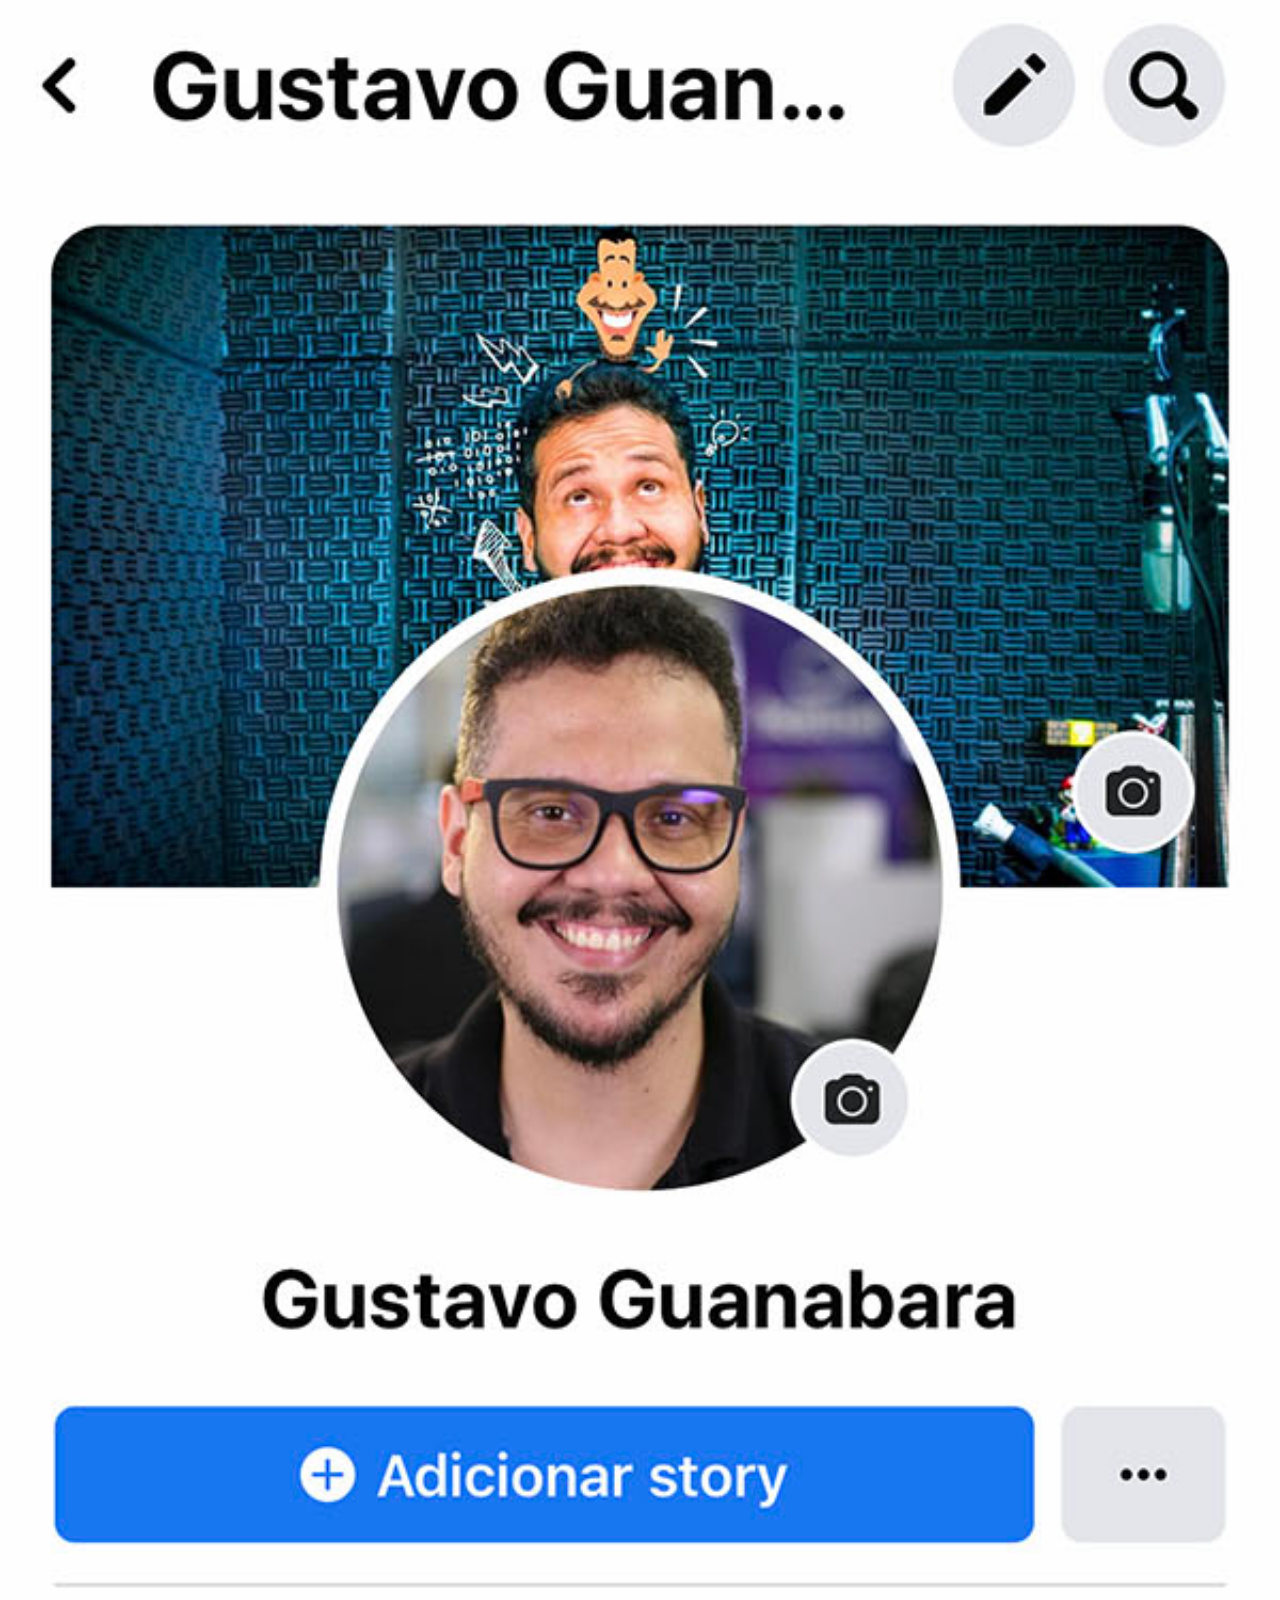
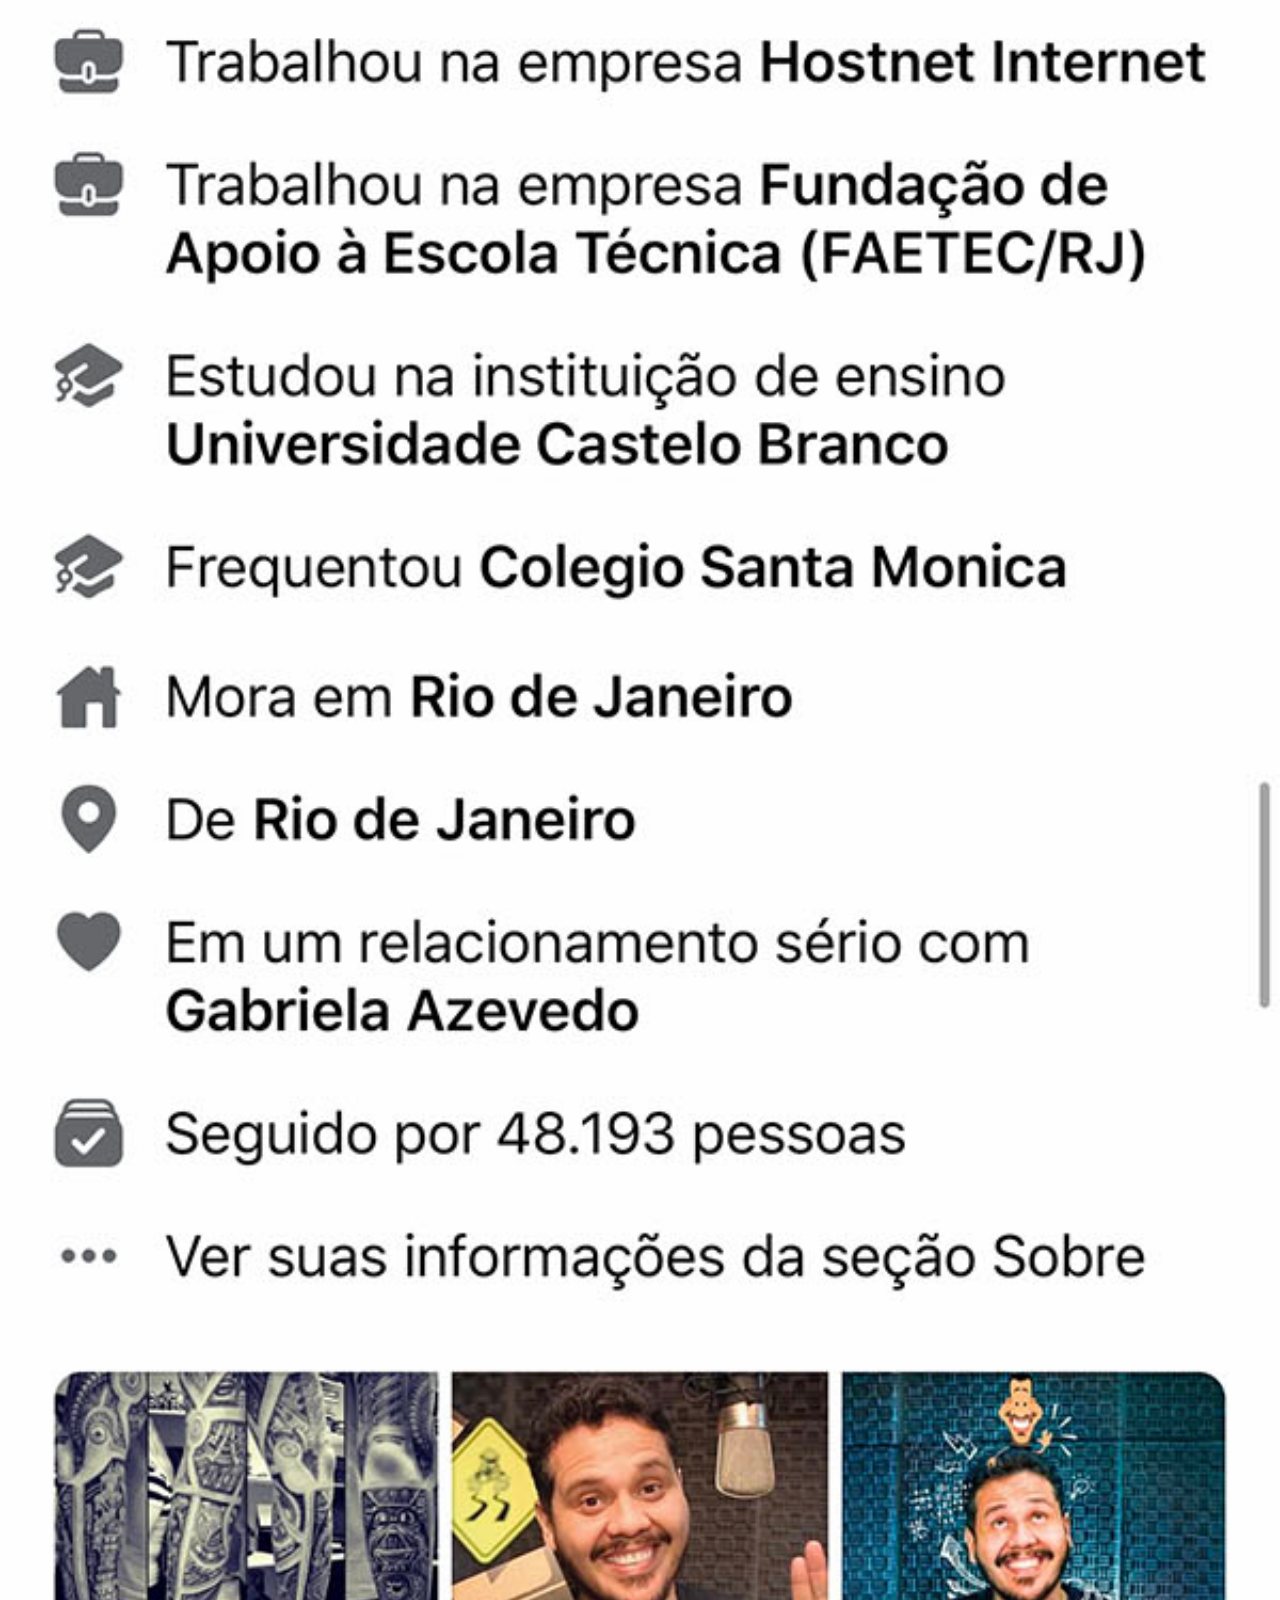
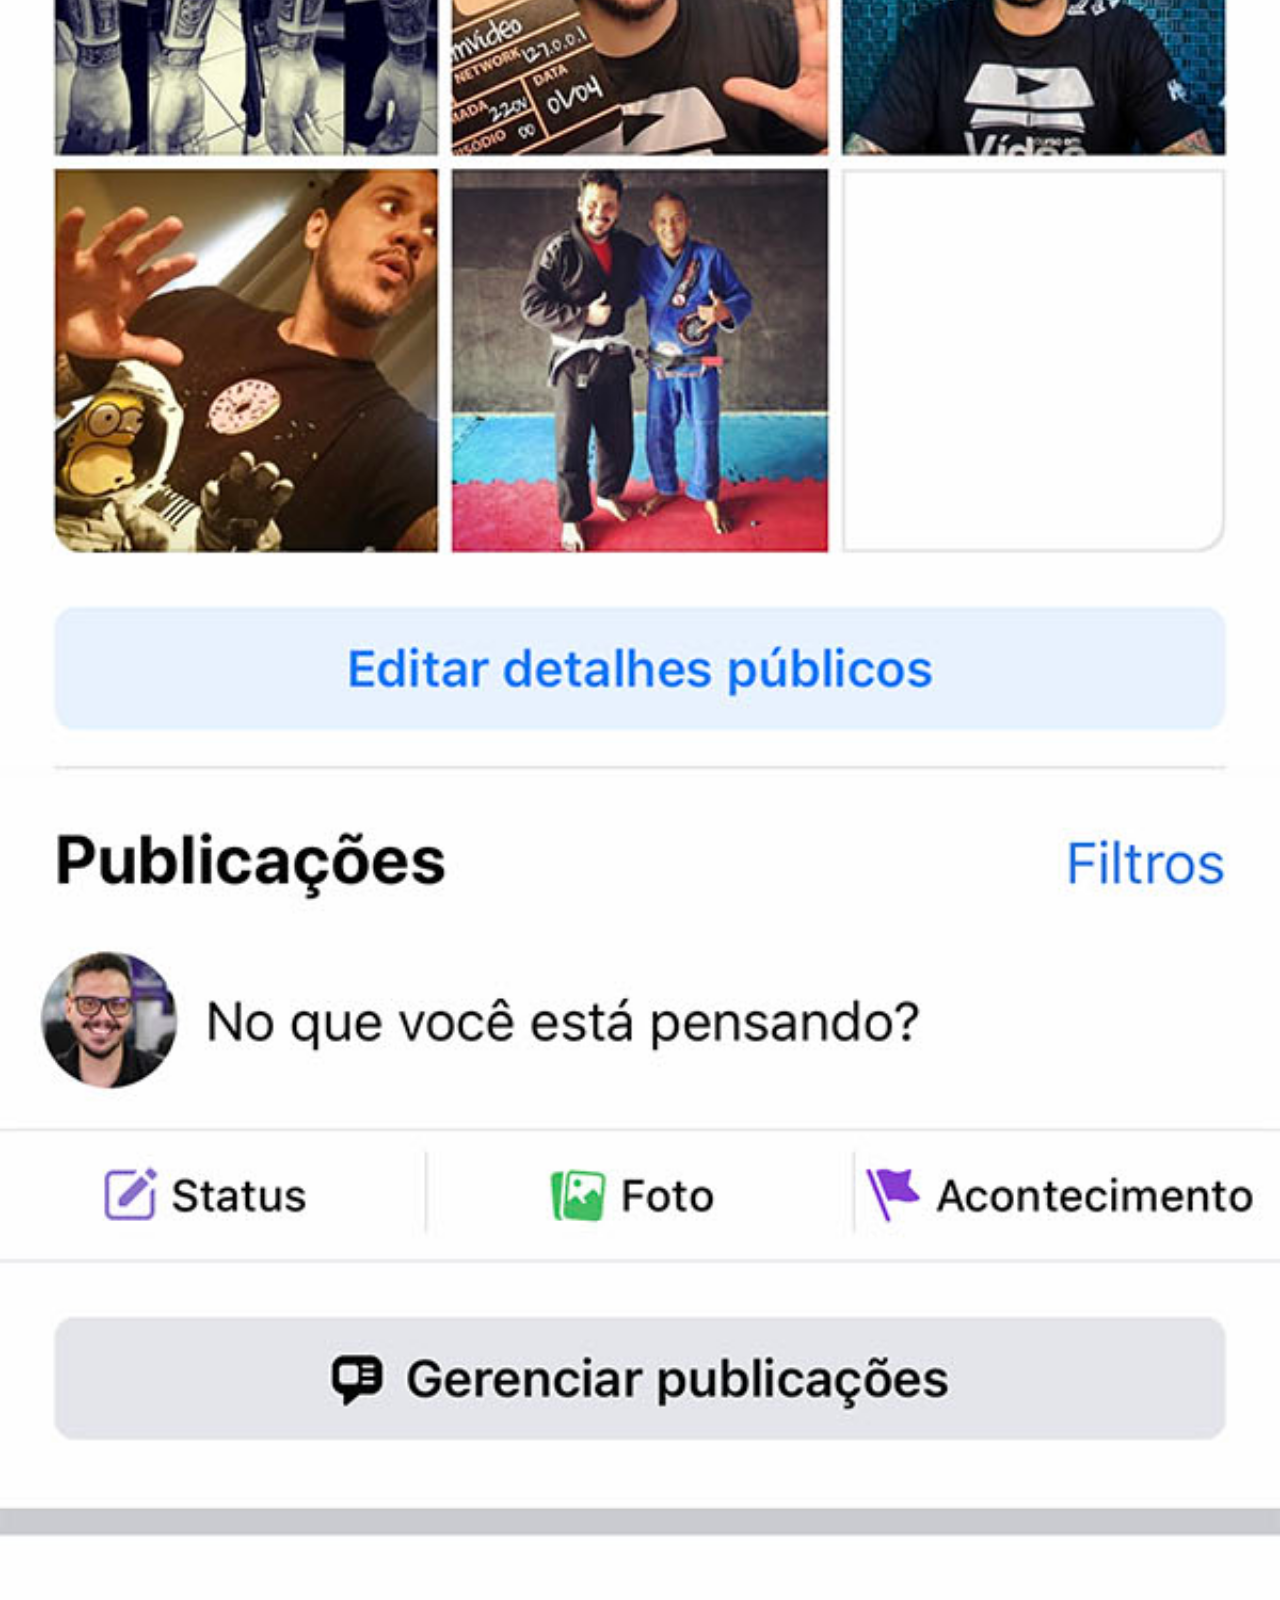
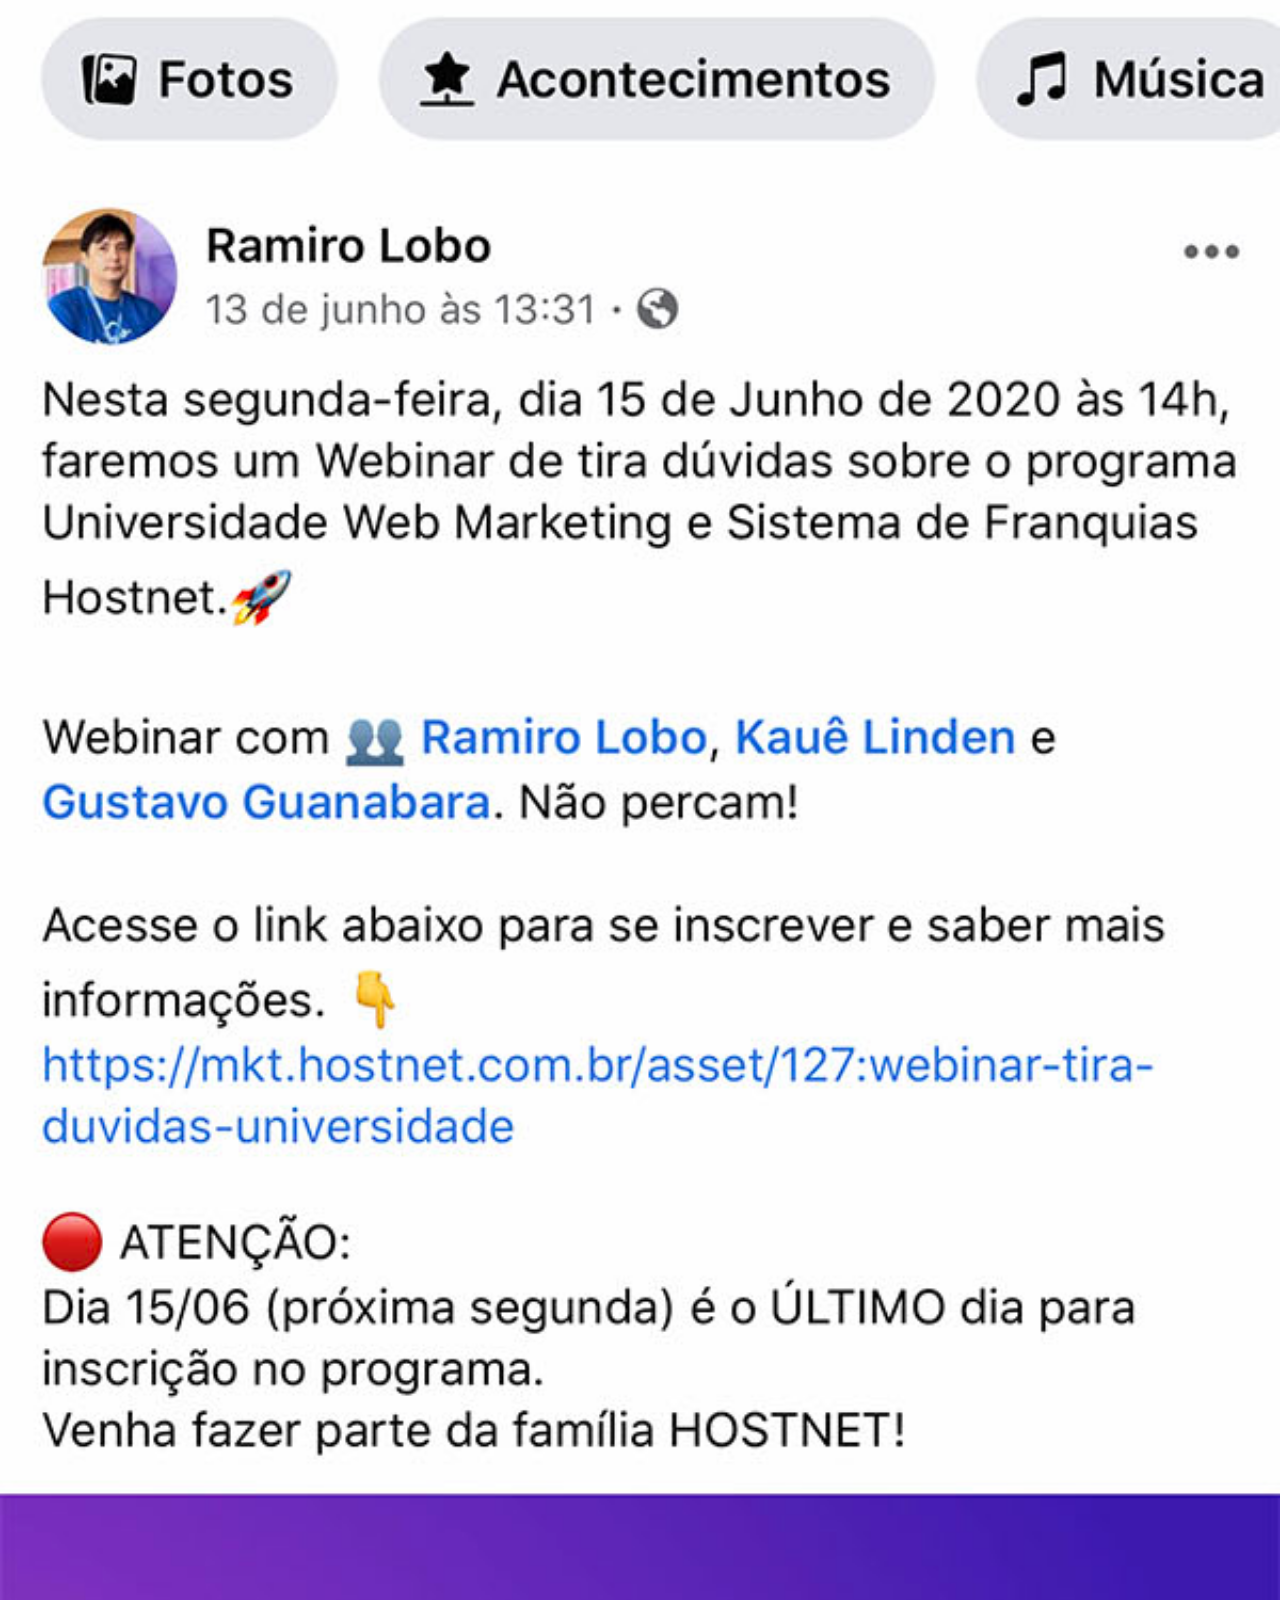
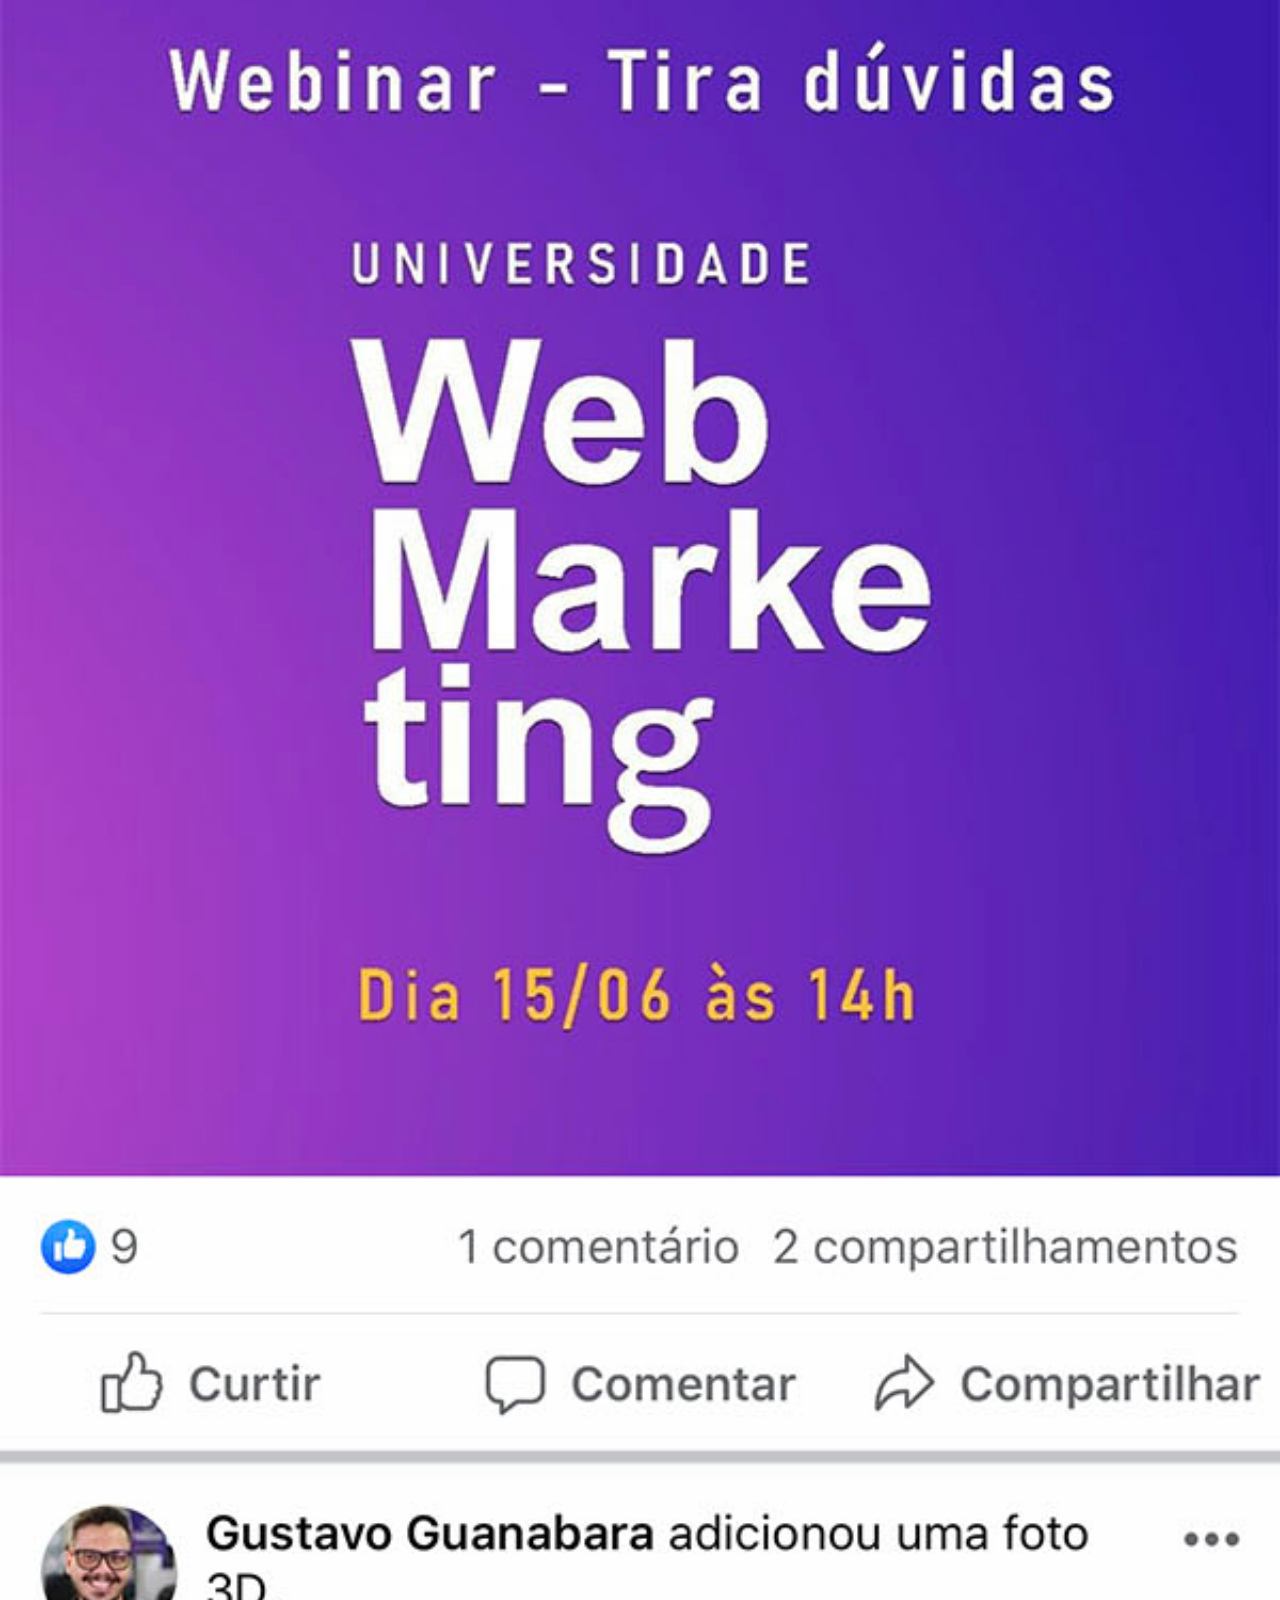
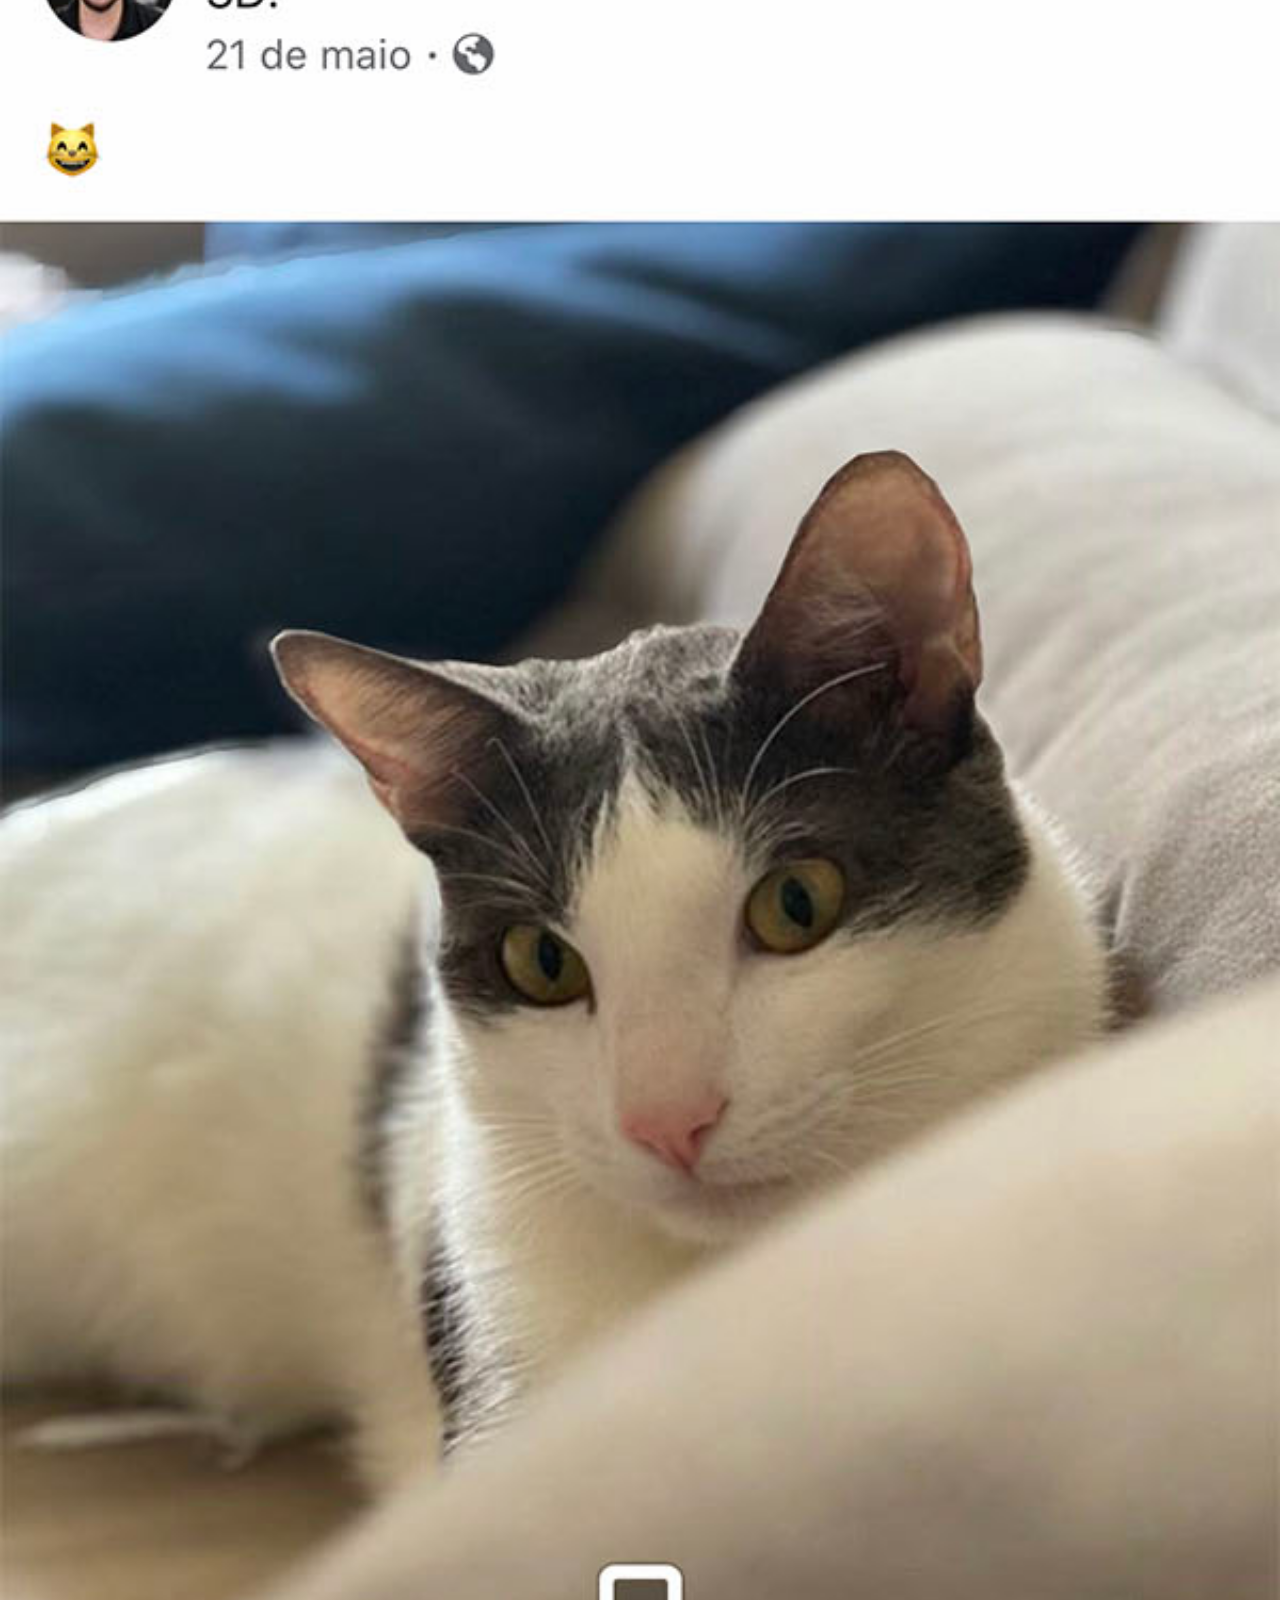
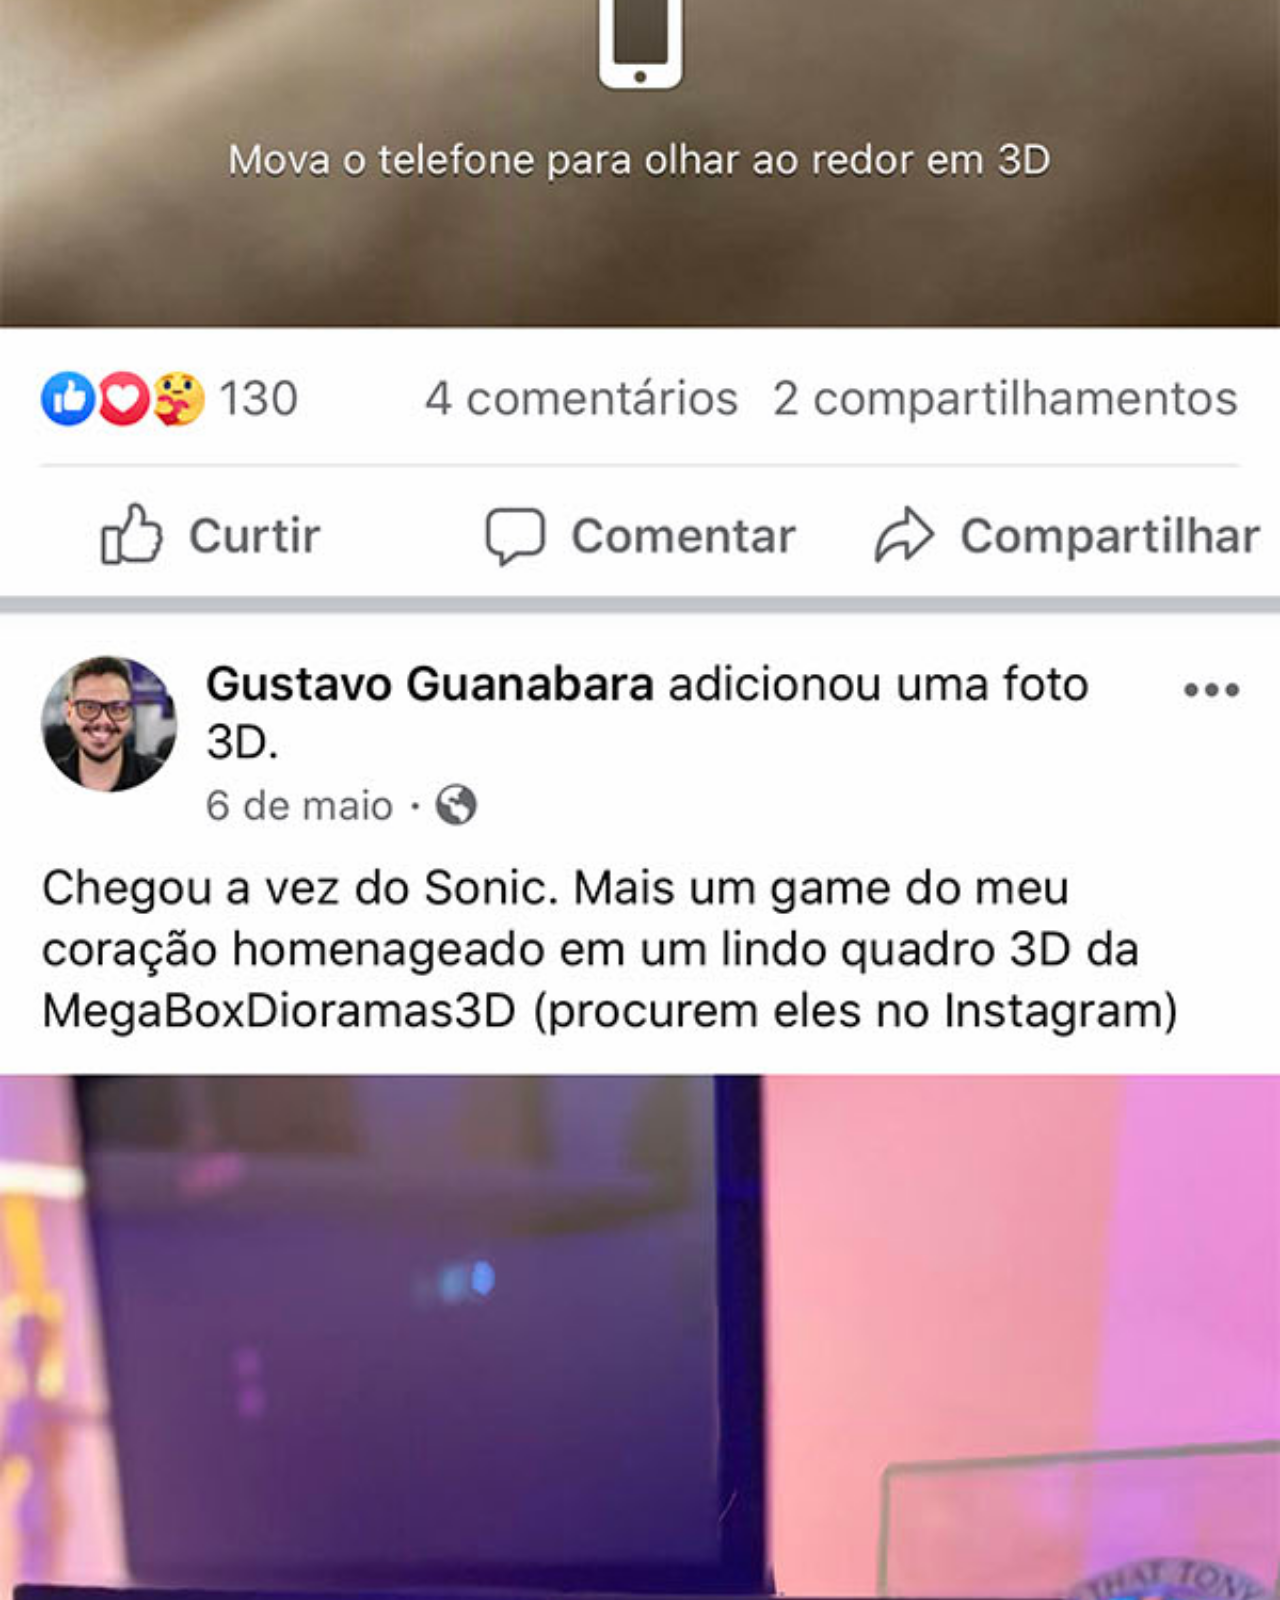
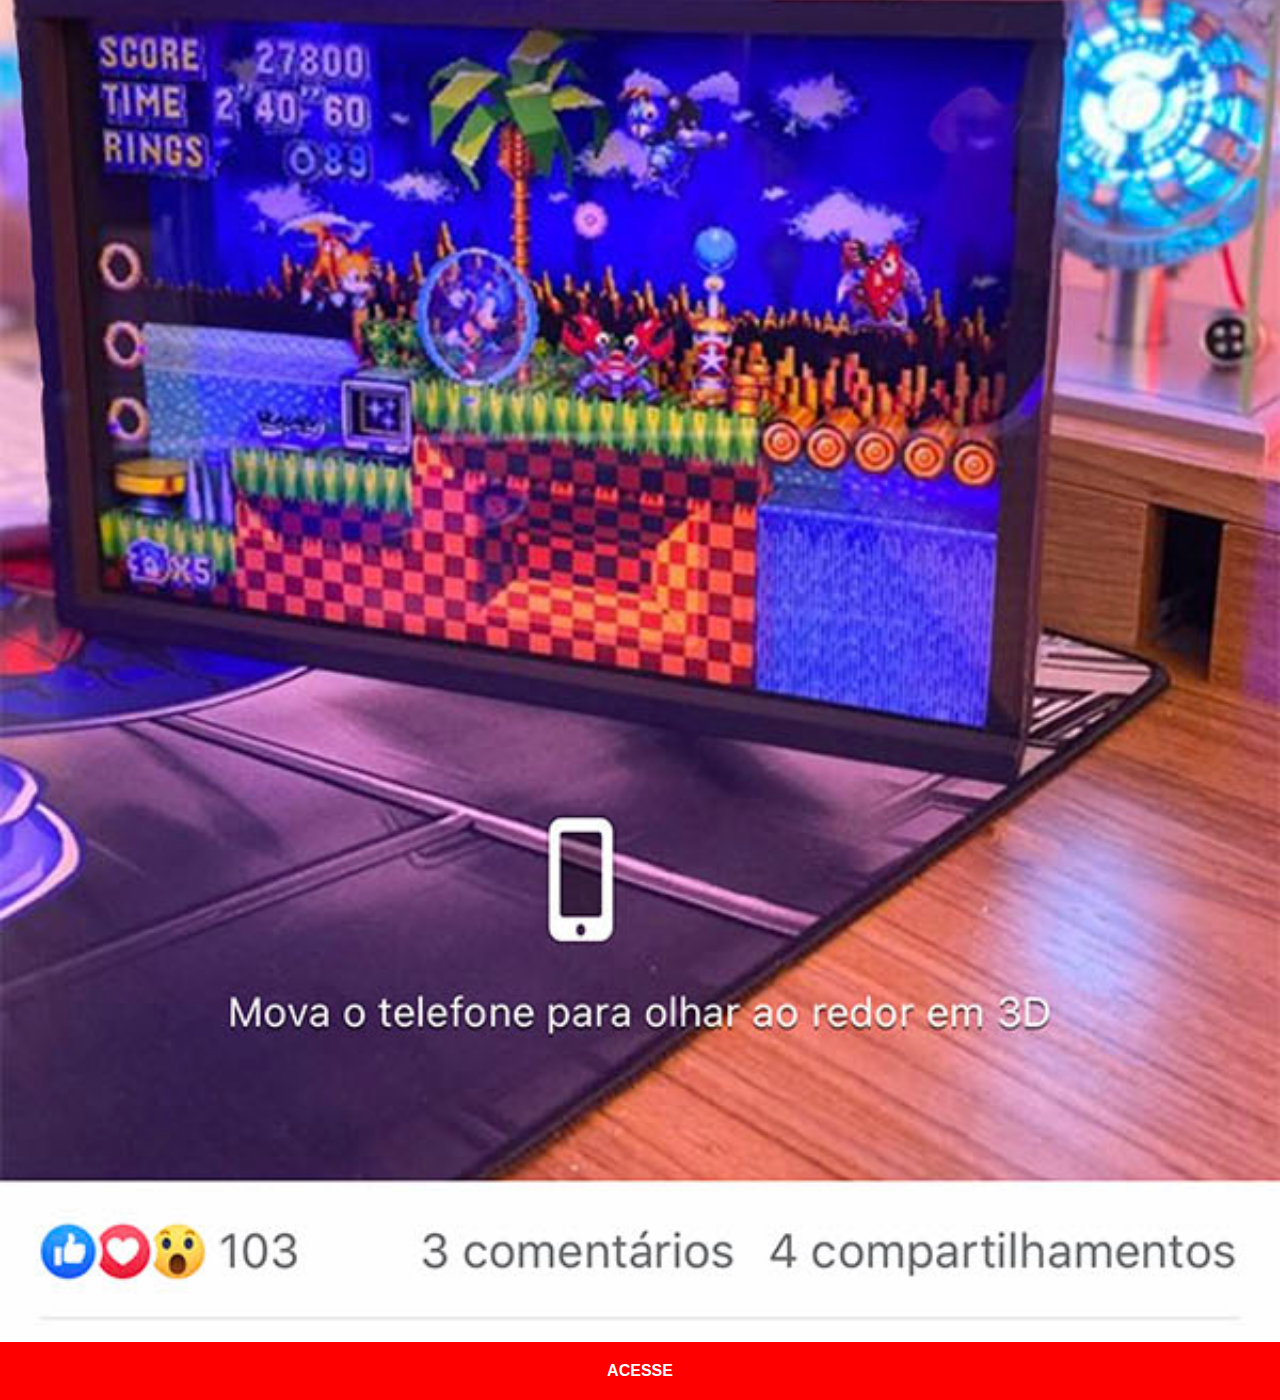
<file: facebook.html>
<!DOCTYPE html>
<html lang="pt-br">
<head>
    <meta charset="UTF-8">
    <meta name="viewport" content="width=device-width, initial-scale=1.0">
    <title>Youtube</title>
    <link rel="stylesheet" href="style/social.css">
</head>
<body>
    <img src="imagens/tela-facebook.jpg" alt="github">
    <a href="https://www.facebook.com/gustavoguanabara/?locale=pt_BR" target="_blank">ACESSE</a>
    
</body>
</html>
</file>
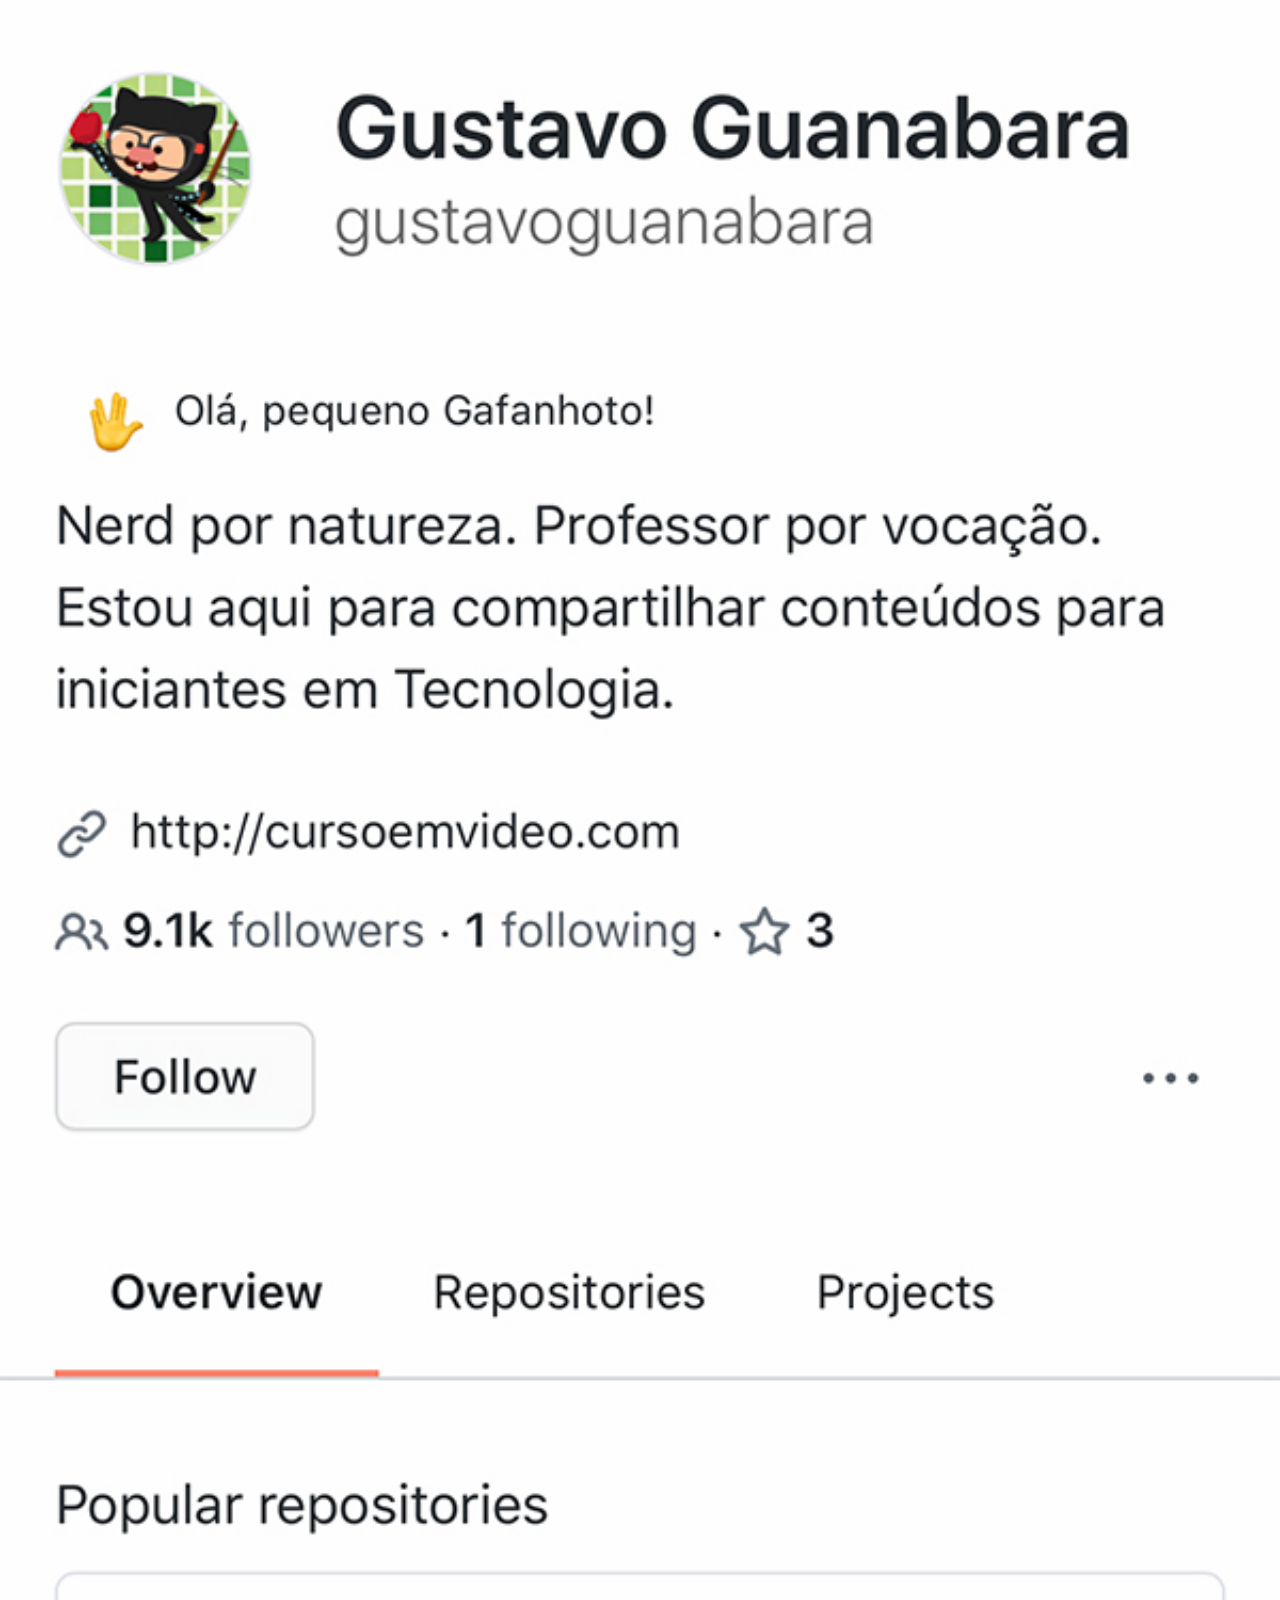
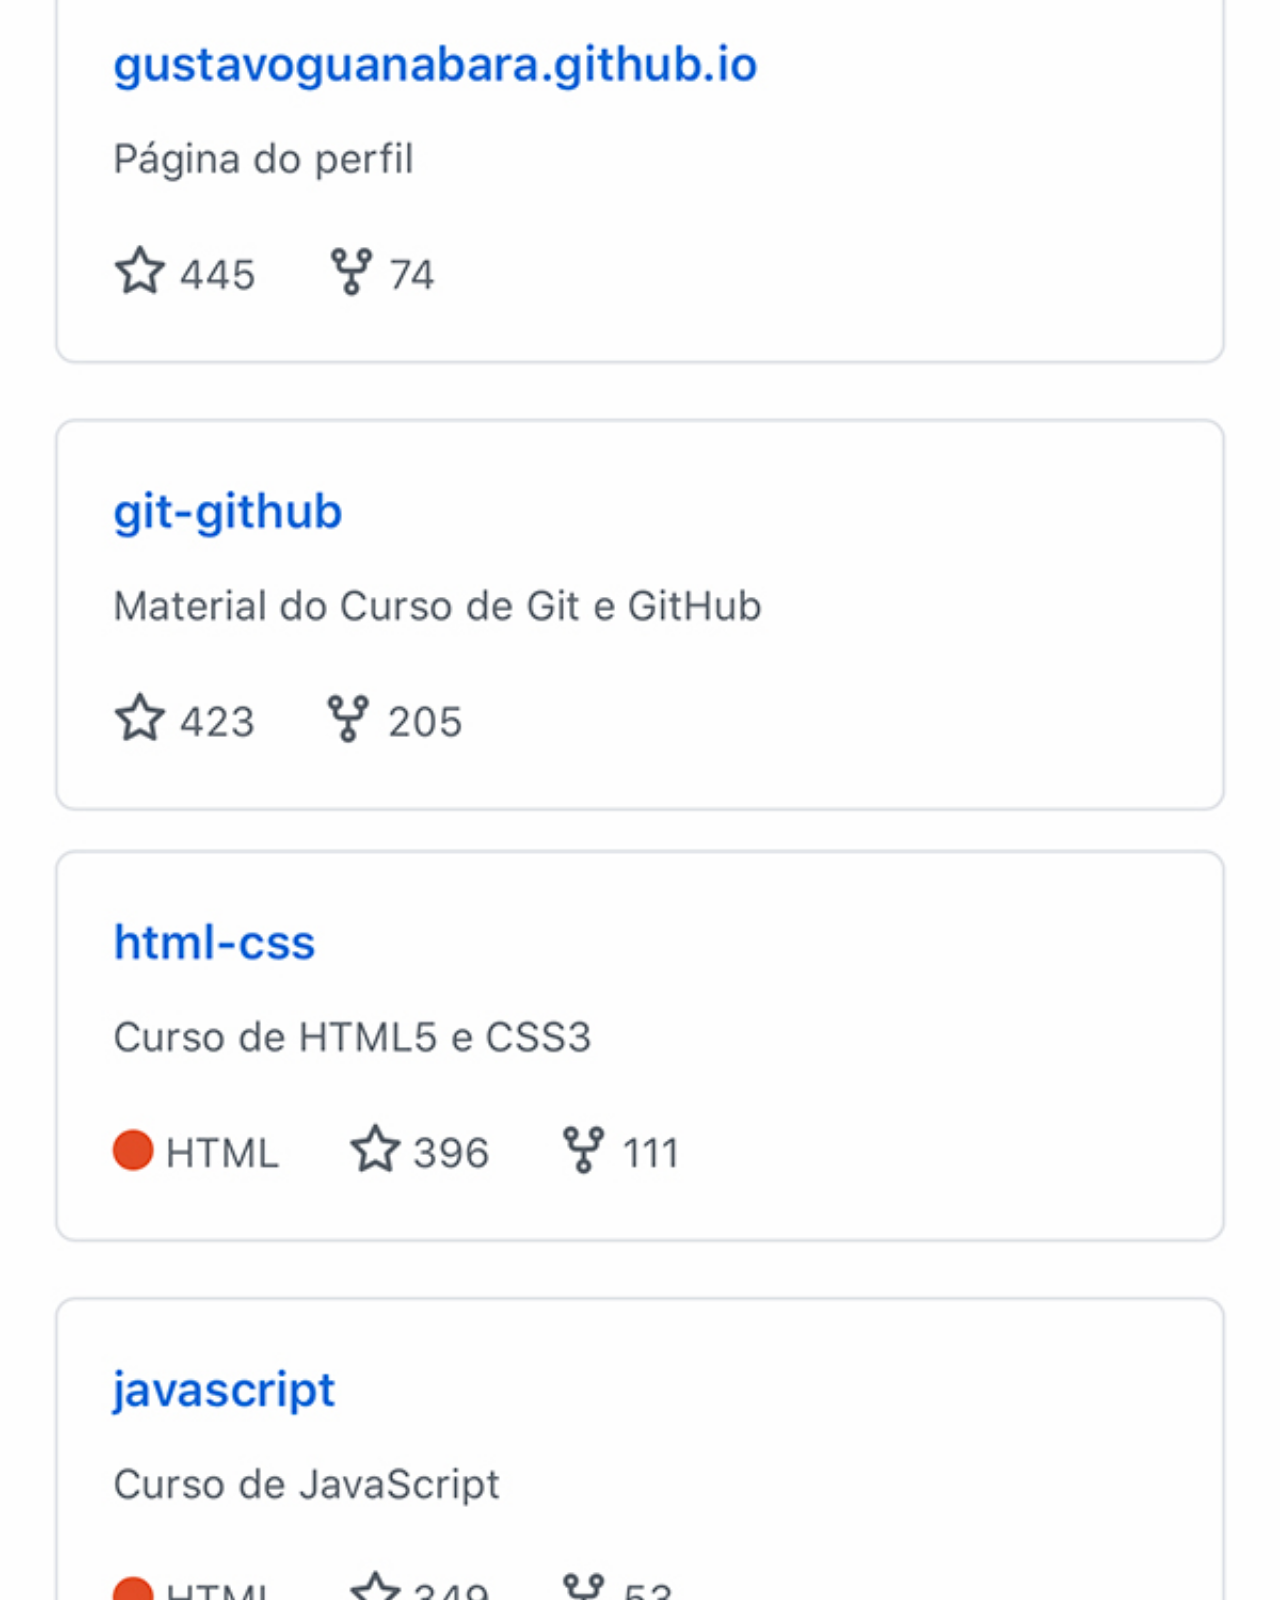
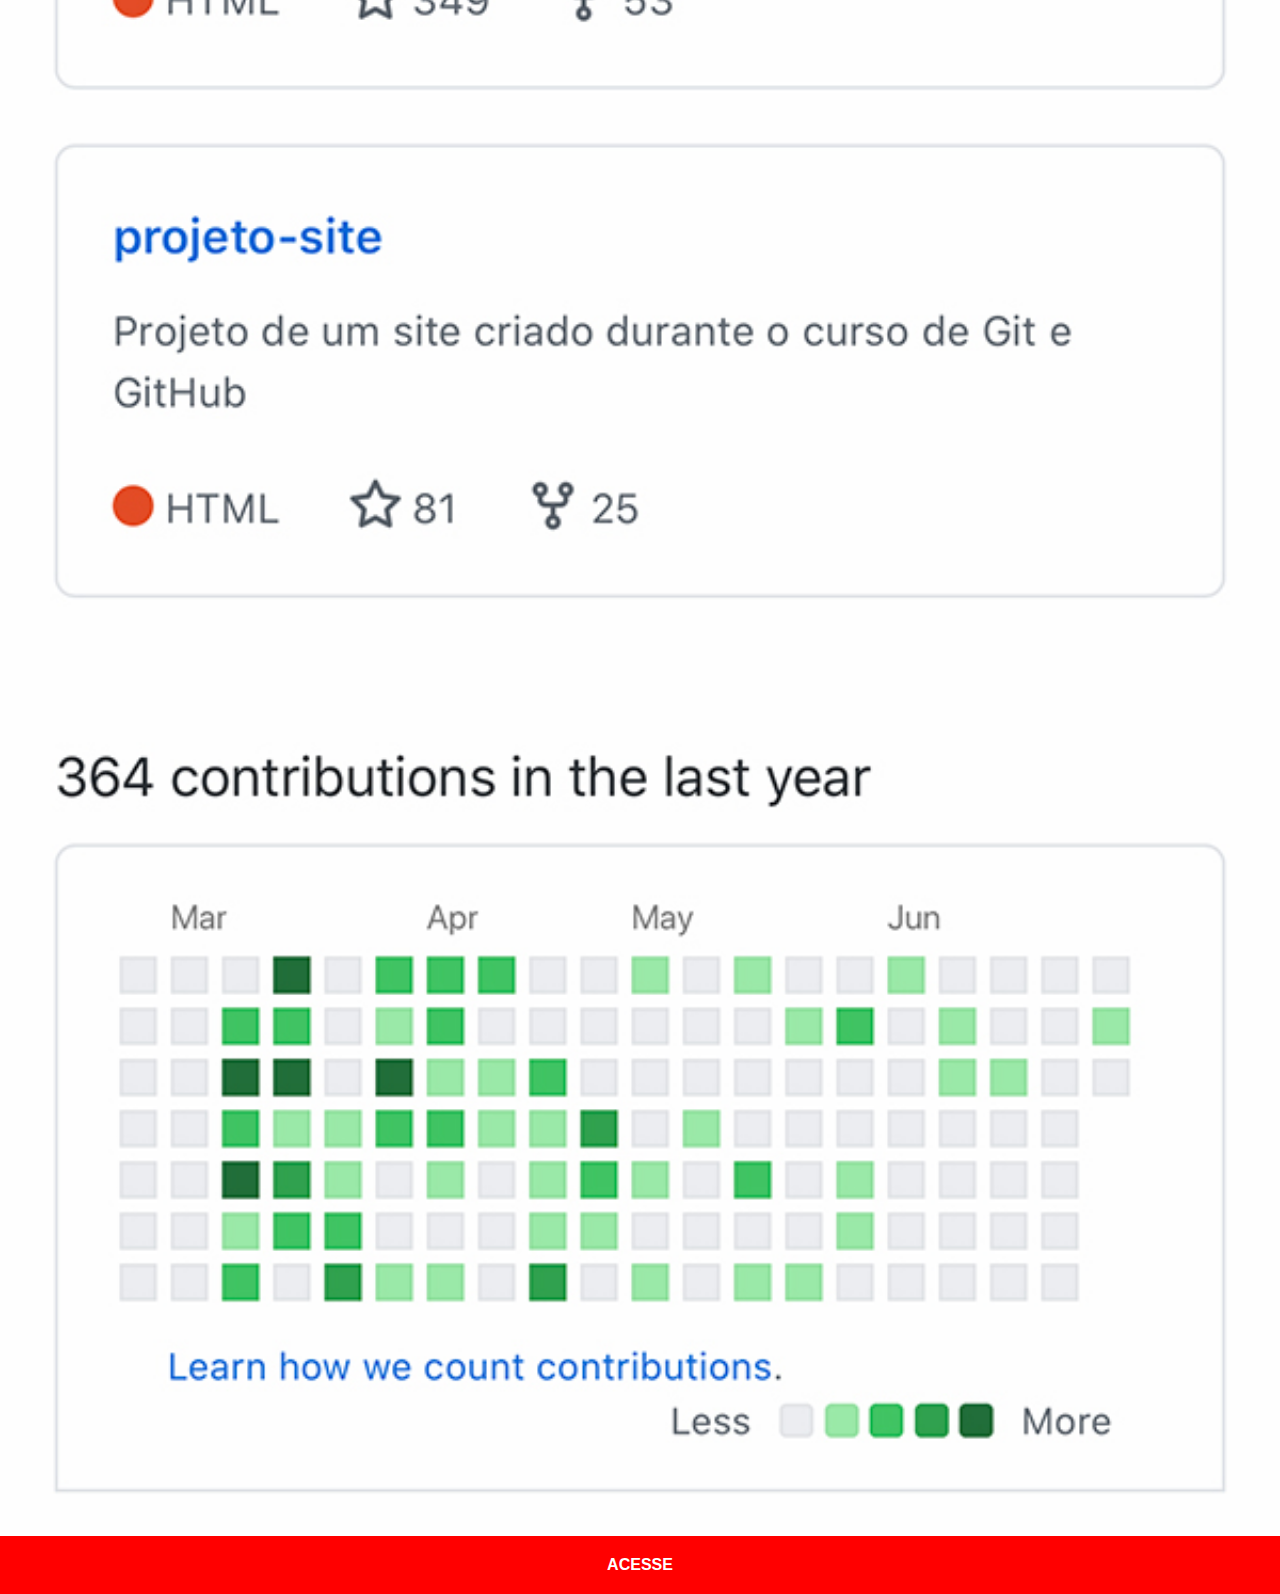
<file: github.html>
<!DOCTYPE html>
<html lang="pt-br">
<head>
    <meta charset="UTF-8">
    <meta name="viewport" content="width=device-width, initial-scale=1.0">
    <title>Youtube</title>
    <link rel="stylesheet" href="style/social.css">
<body>
    <img src="imagens/tela-github.jpg" alt="github">
    <a href="https://github.com/gustavoguanabara" target="_blank">ACESSE</a>
    
</body>
</html>
</file>
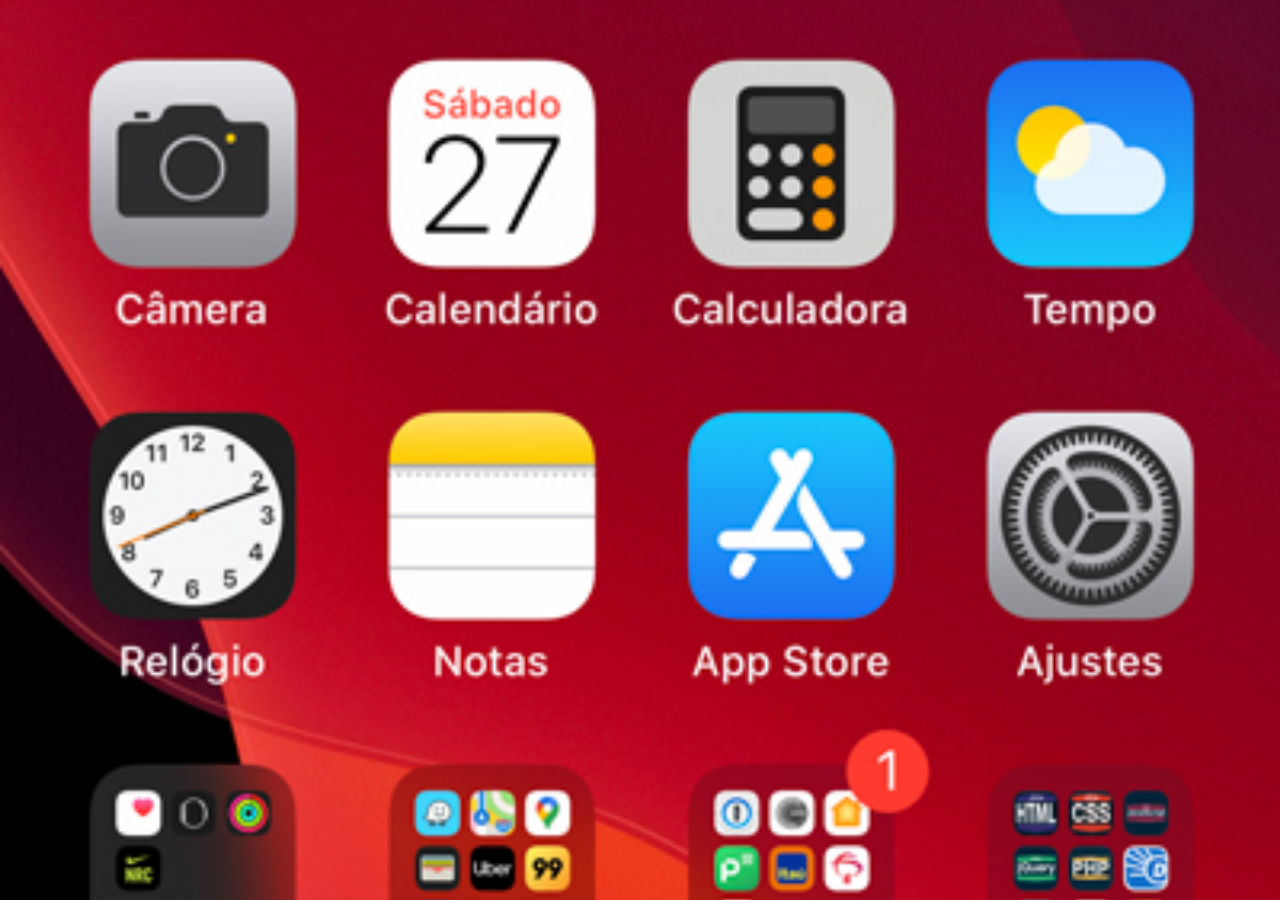
<file: home.html>
<!DOCTYPE html>
<html lang="pt-br">
<head>
    <meta charset="UTF-8">
    <meta name="viewport" content="width=device-width, initial-scale=1.0">
    <title>Home</title>
</head>
    <style>
        *{
            margin: 0px;
            padding: 0px;
        }

        body{
            width: 100vw;
            height: 100vh;
            background: black url(imagens/tela-home.jpg) no-repeat top center;
            background-size: cover;
        }
    </style>
<body>
    
</body>
</html>
</file>
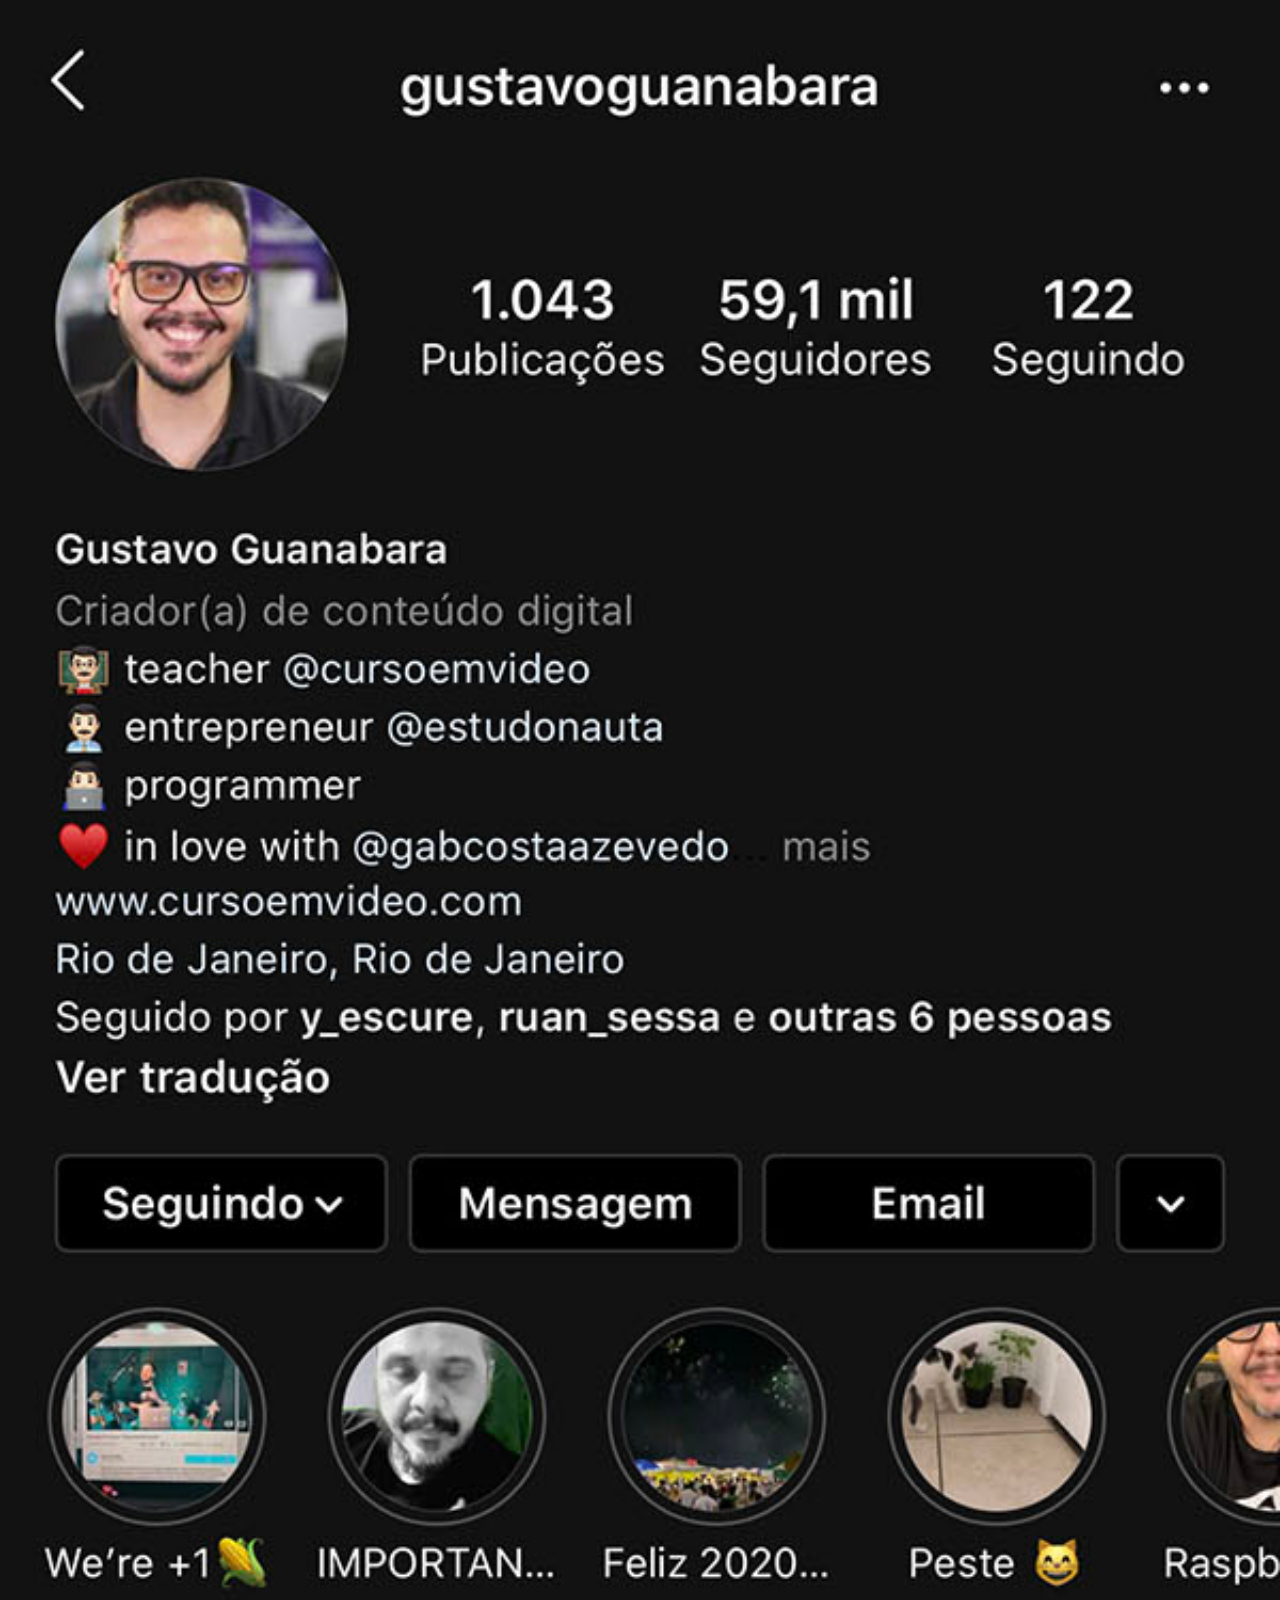
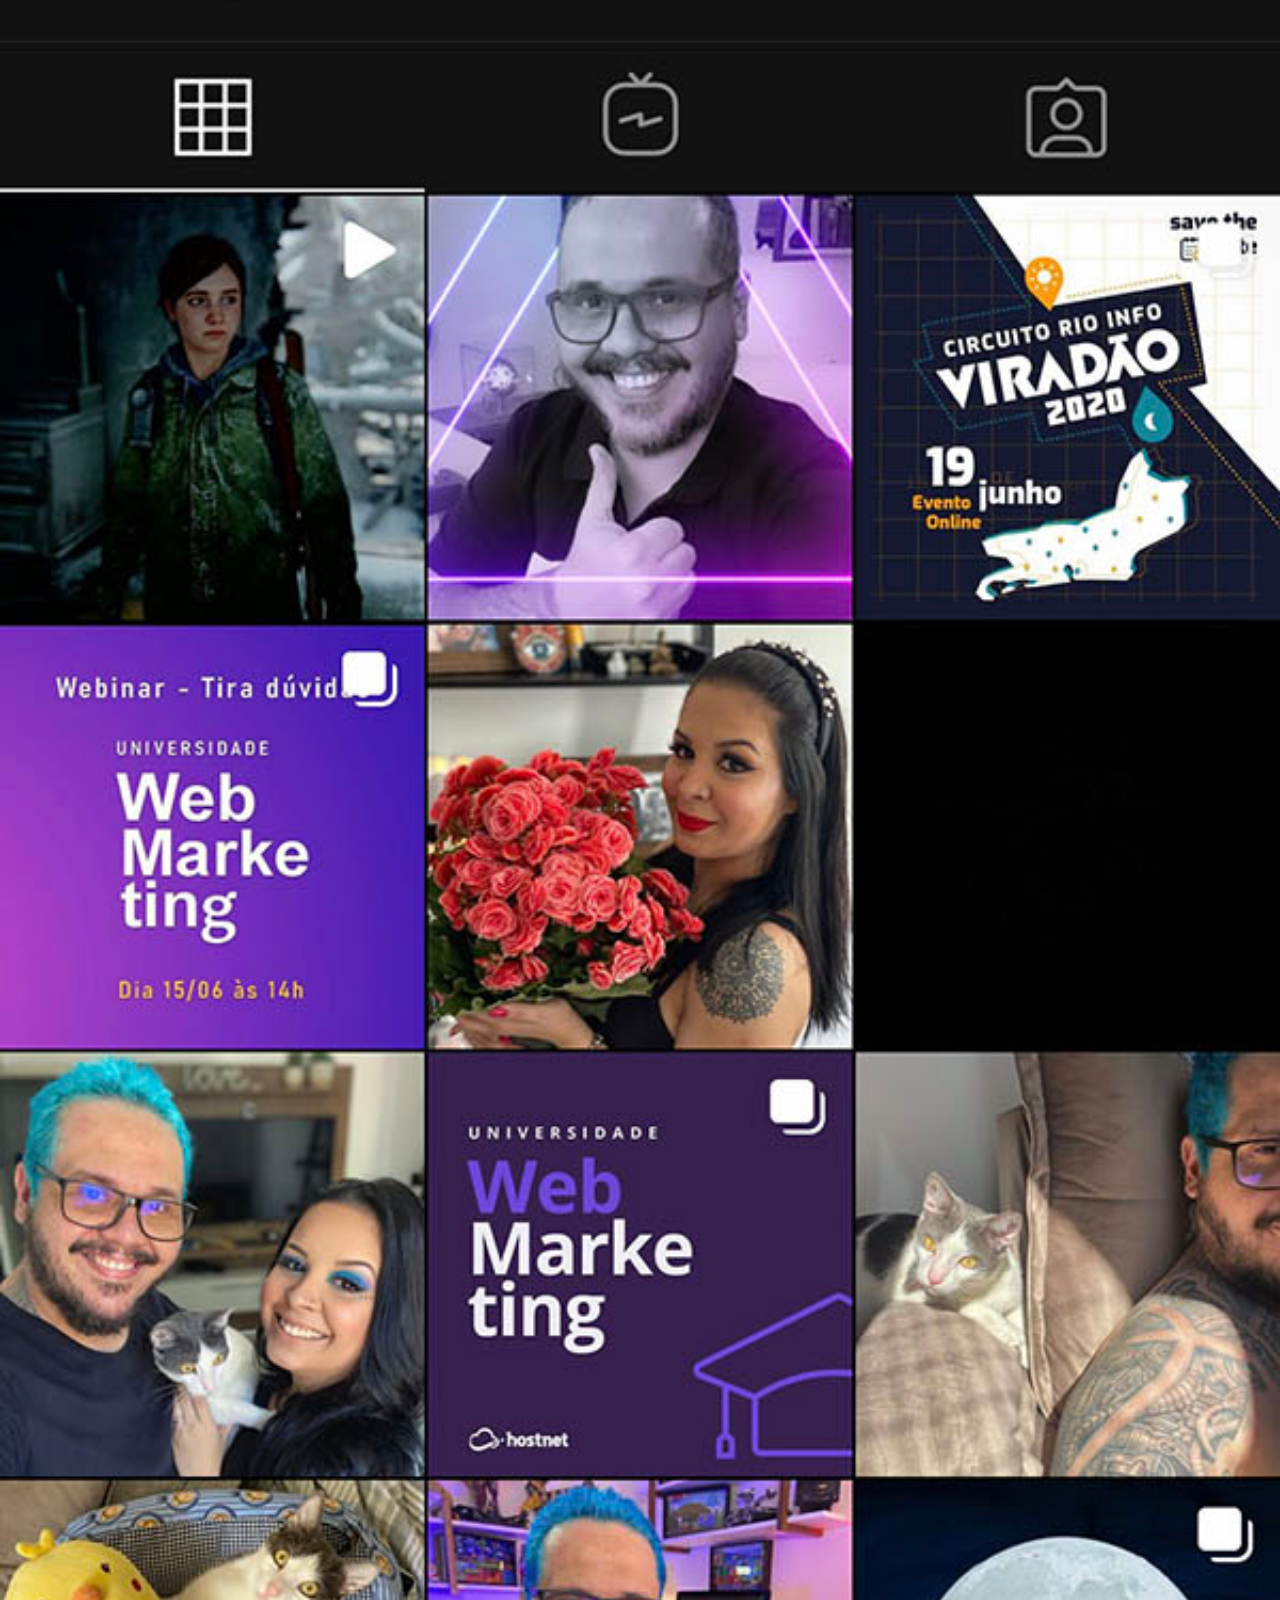
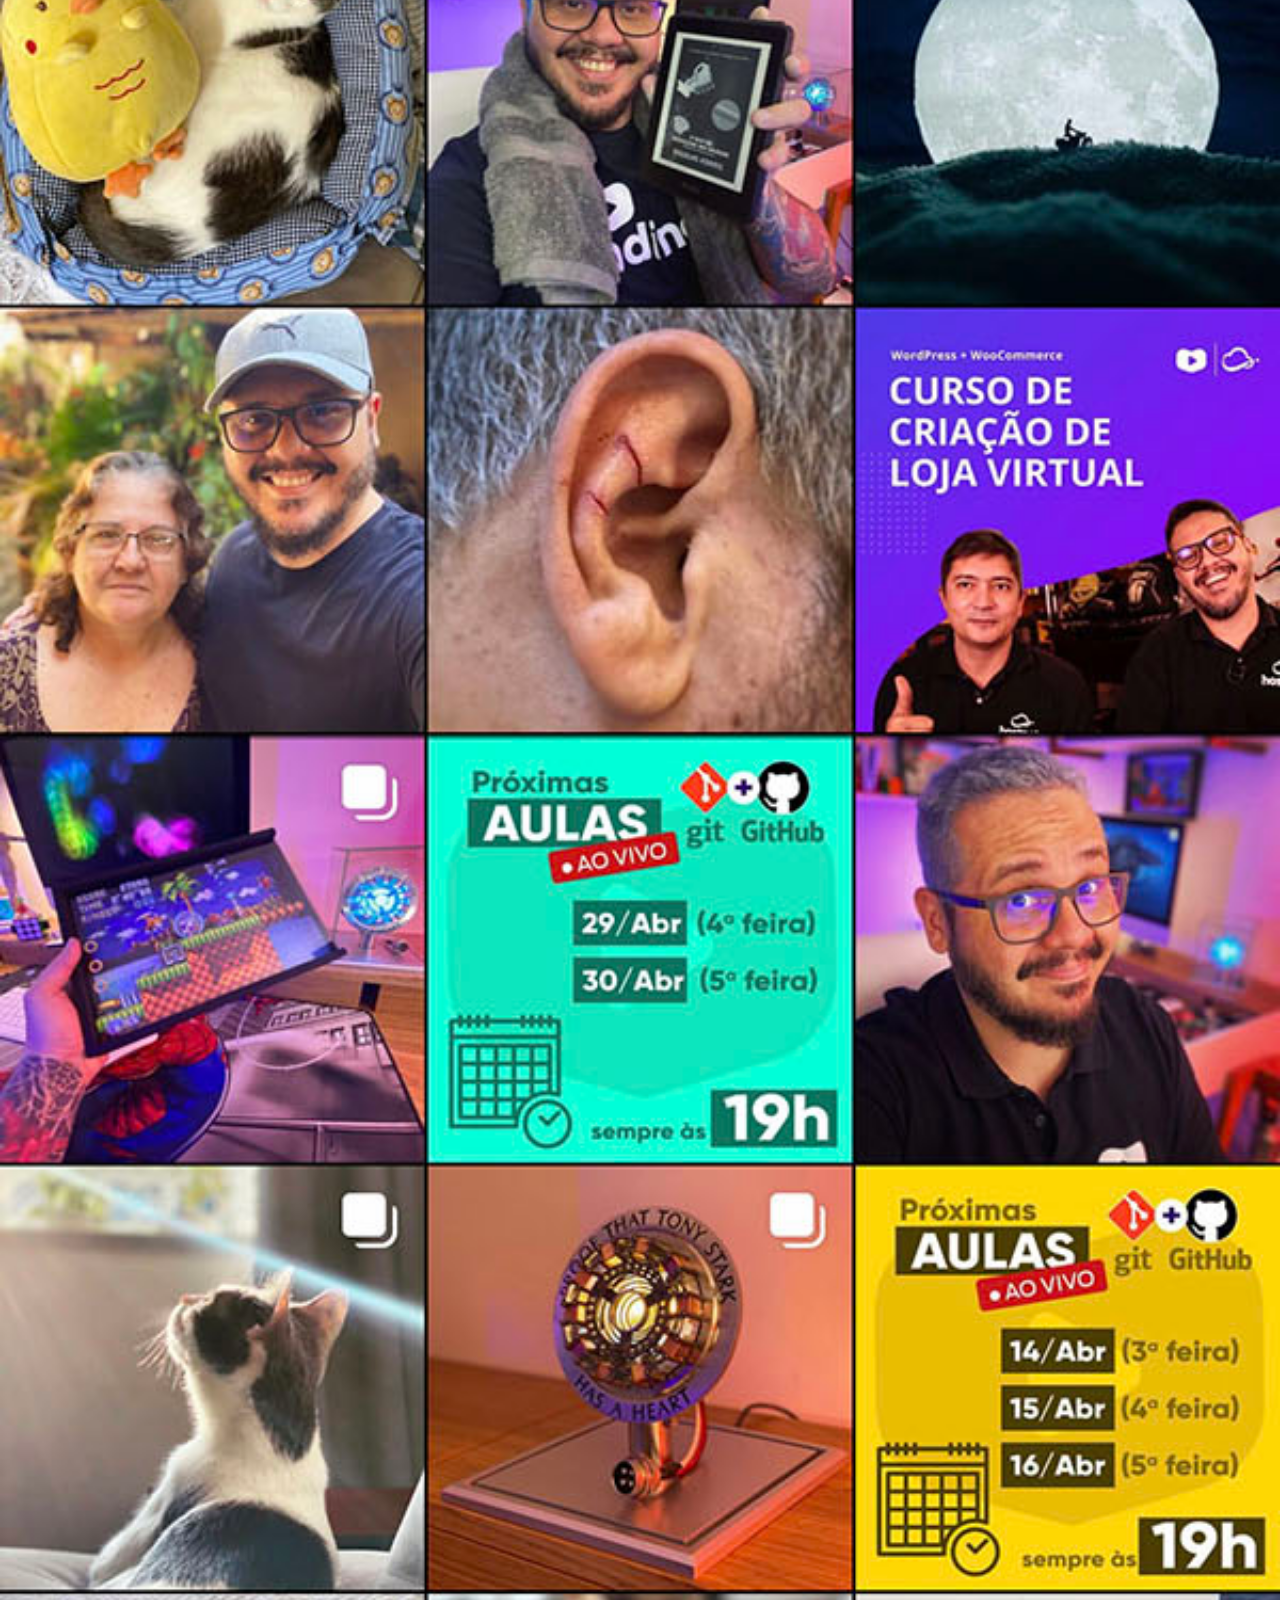
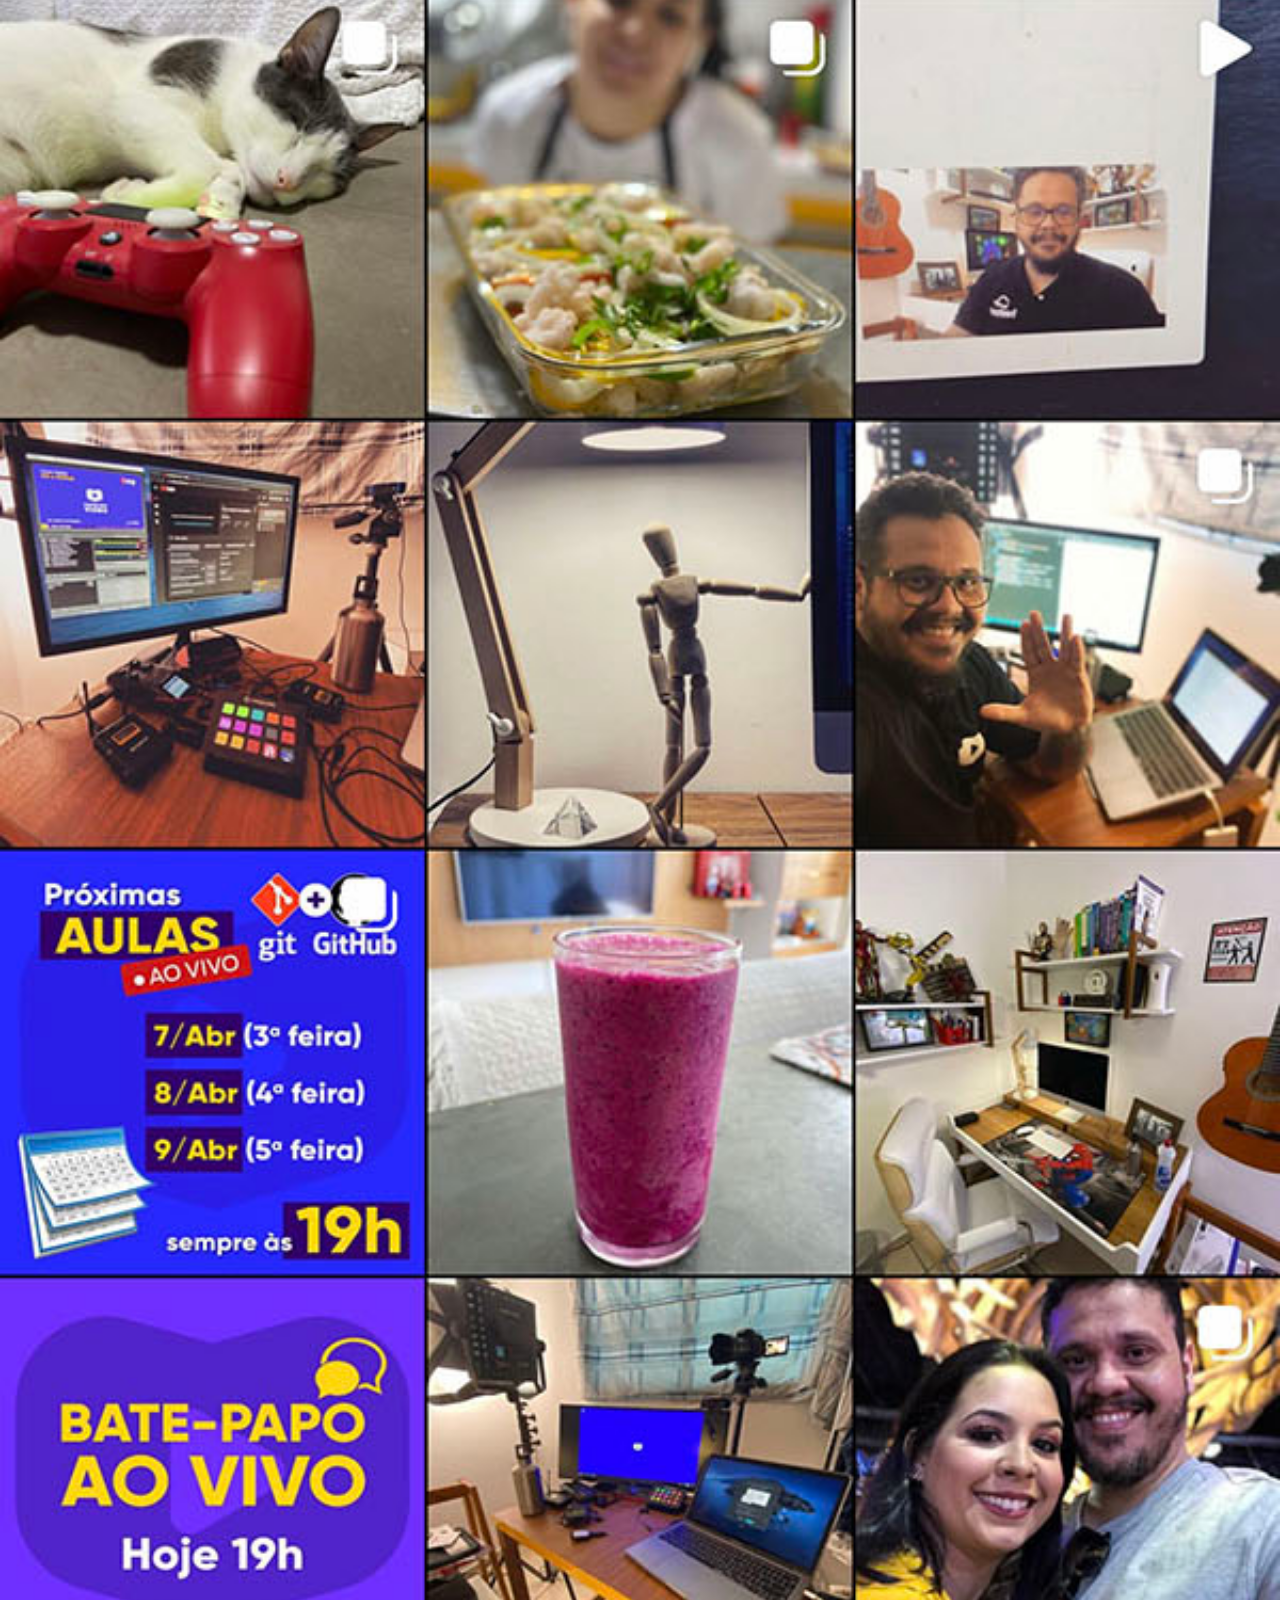
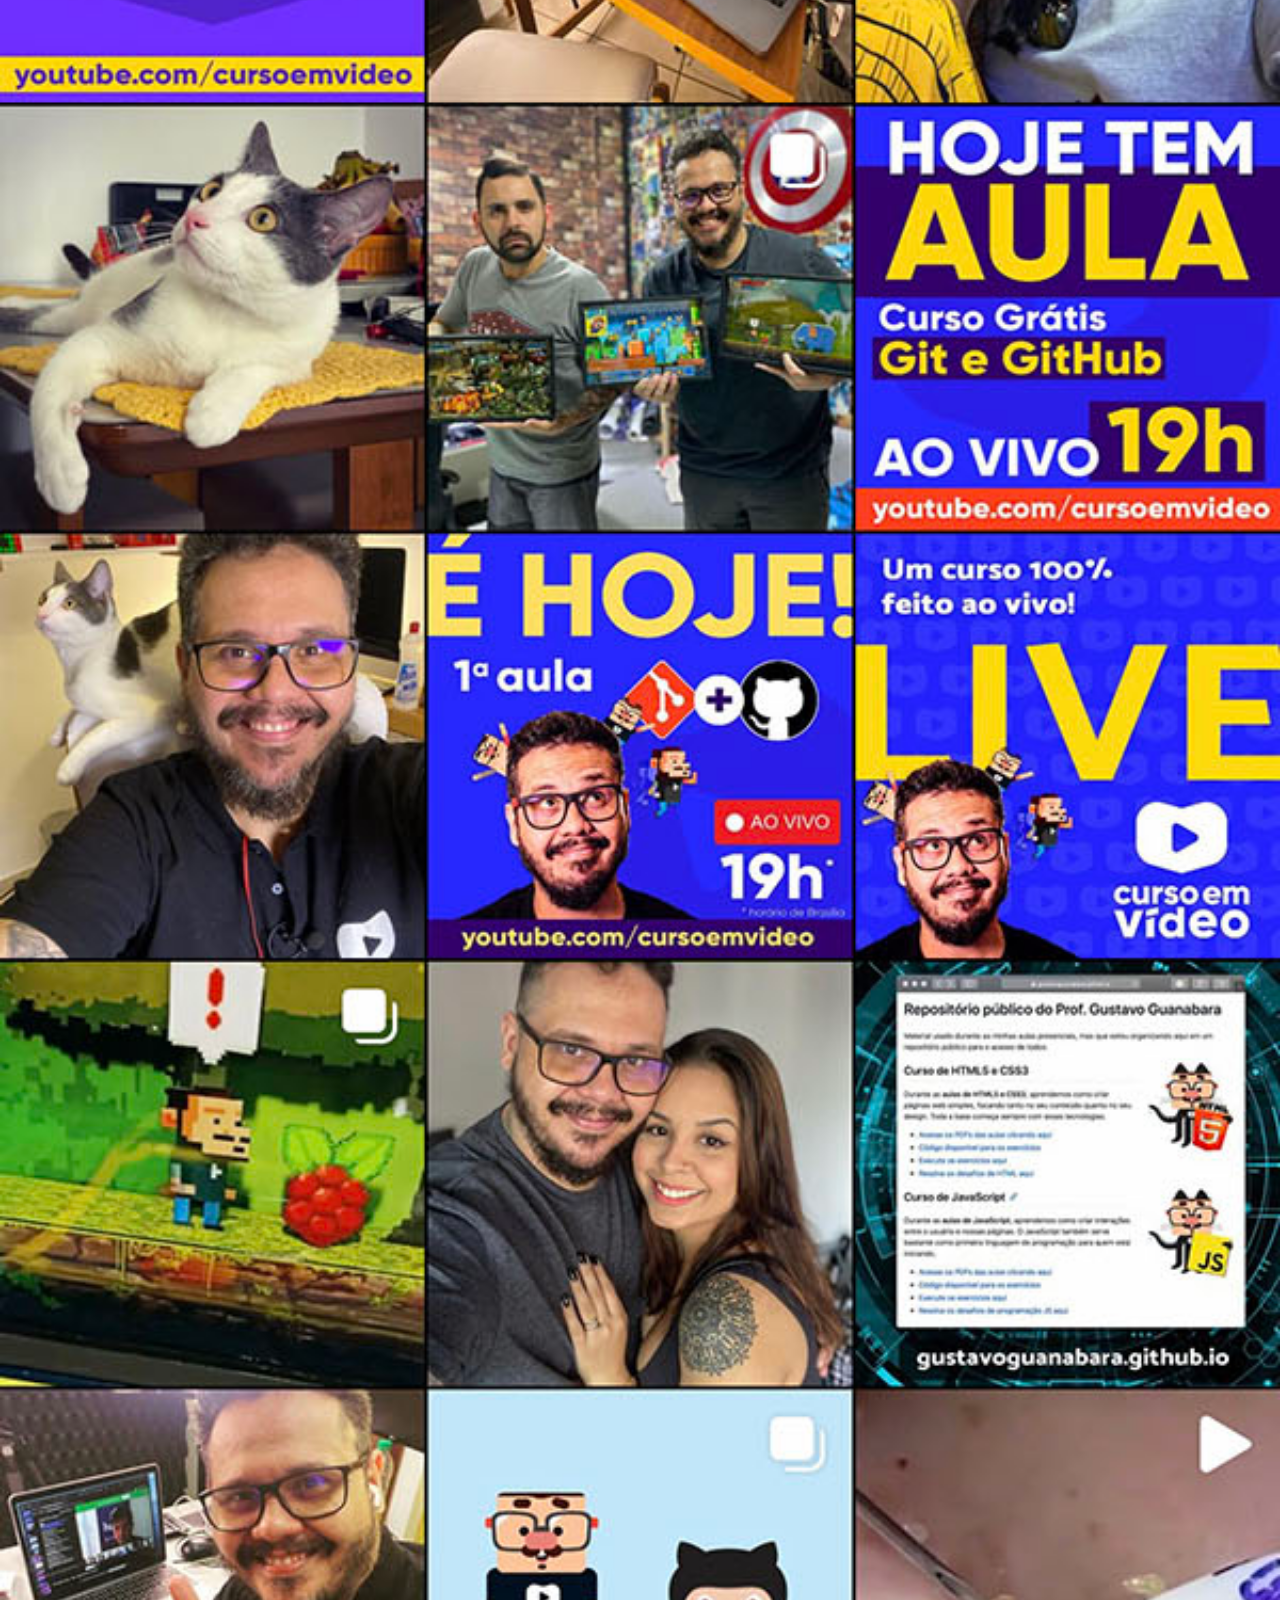
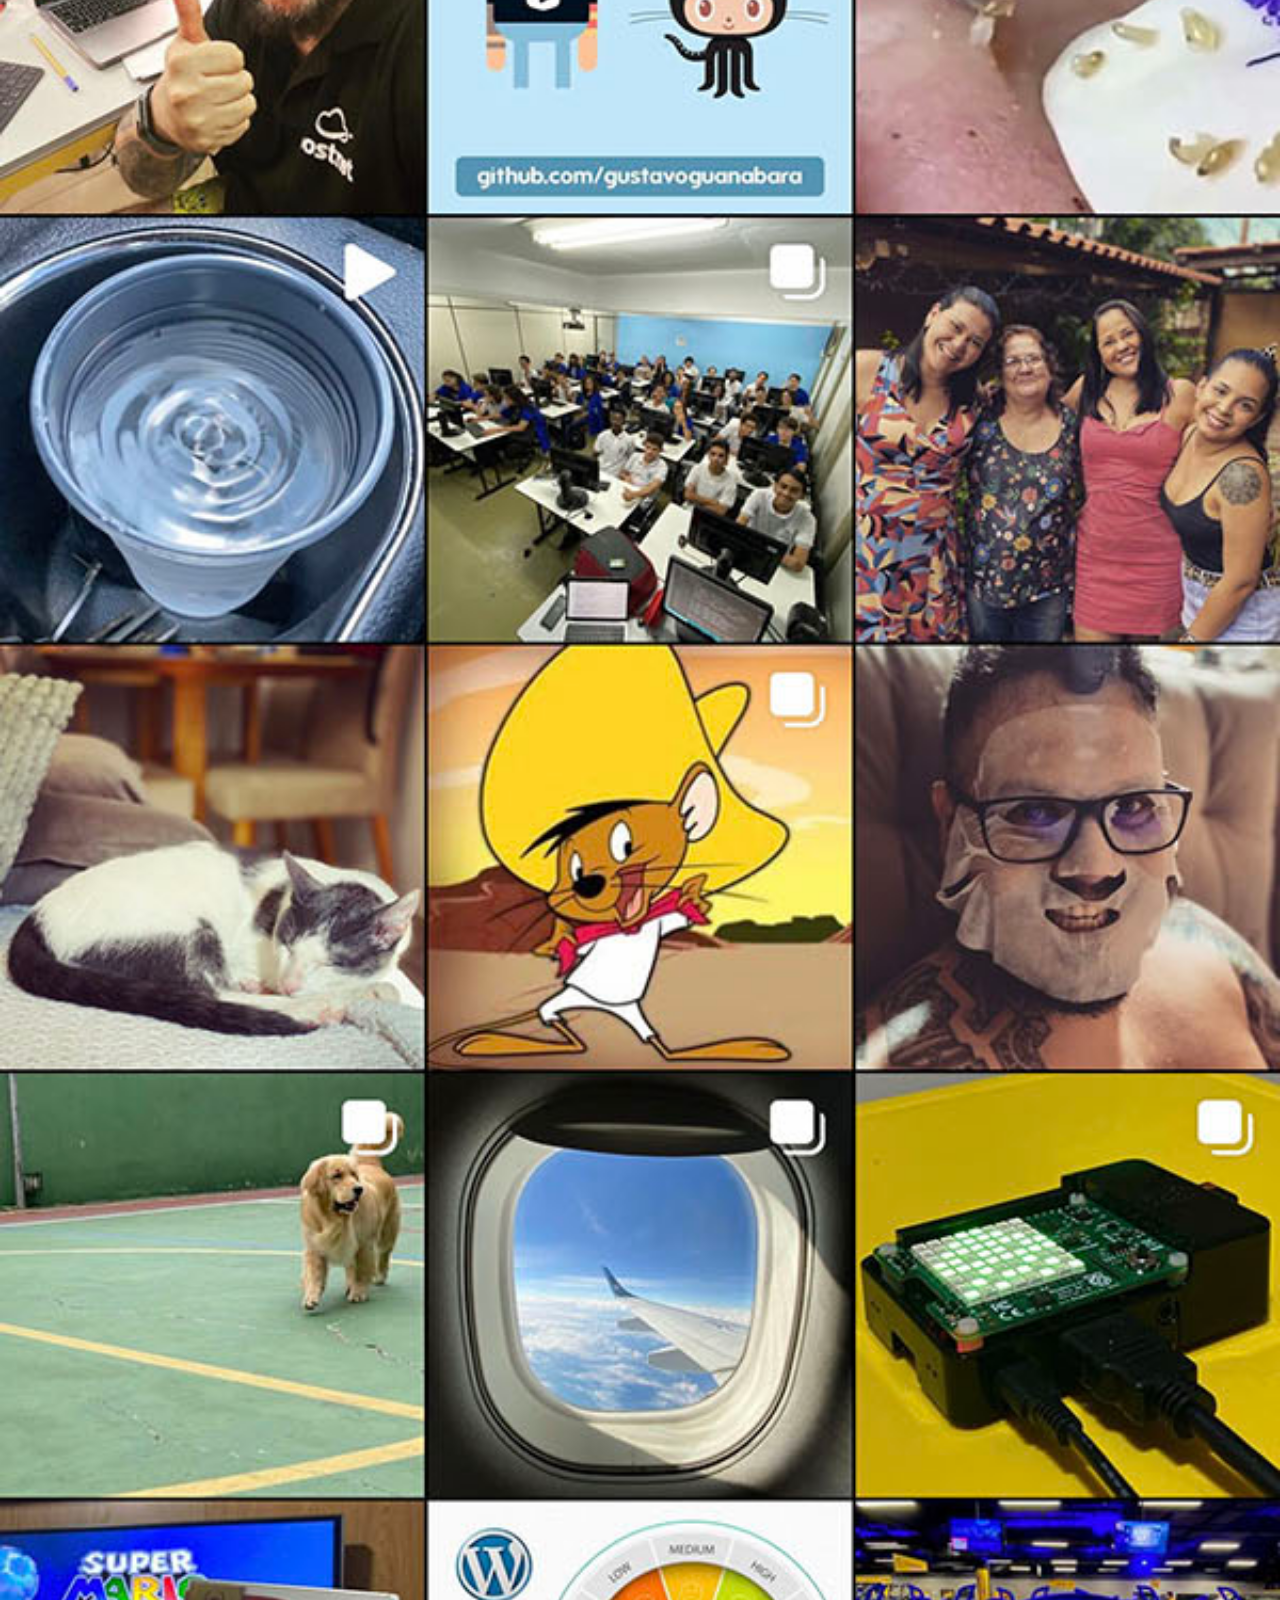
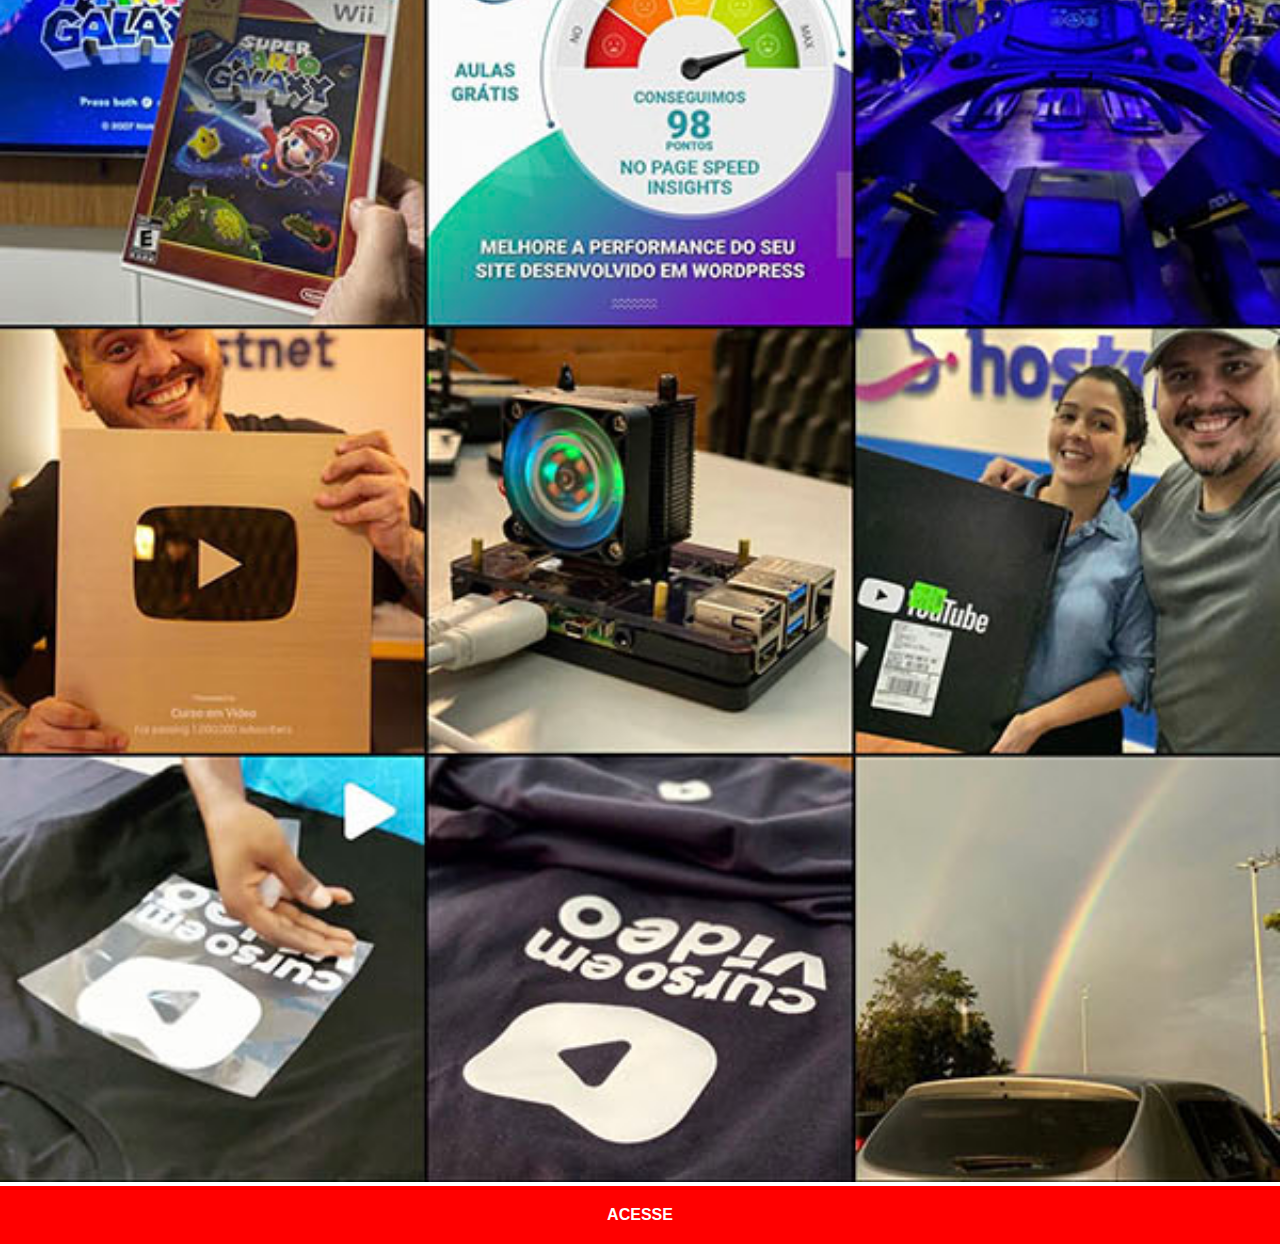
<file: instagram.html>
<!DOCTYPE html>
<html lang="pt-br">
<head>
    <meta charset="UTF-8">
    <meta name="viewport" content="width=device-width, initial-scale=1.0">
    <title>Youtube</title>
    <link rel="stylesheet" href="style/social.css">
<body>
    <img src="imagens/tela-instagram.jpg">
    <a href="https://www.instagram.com/gustavoguanabara" target="_blank">ACESSE</a>
    
</body>
</html>
</file>
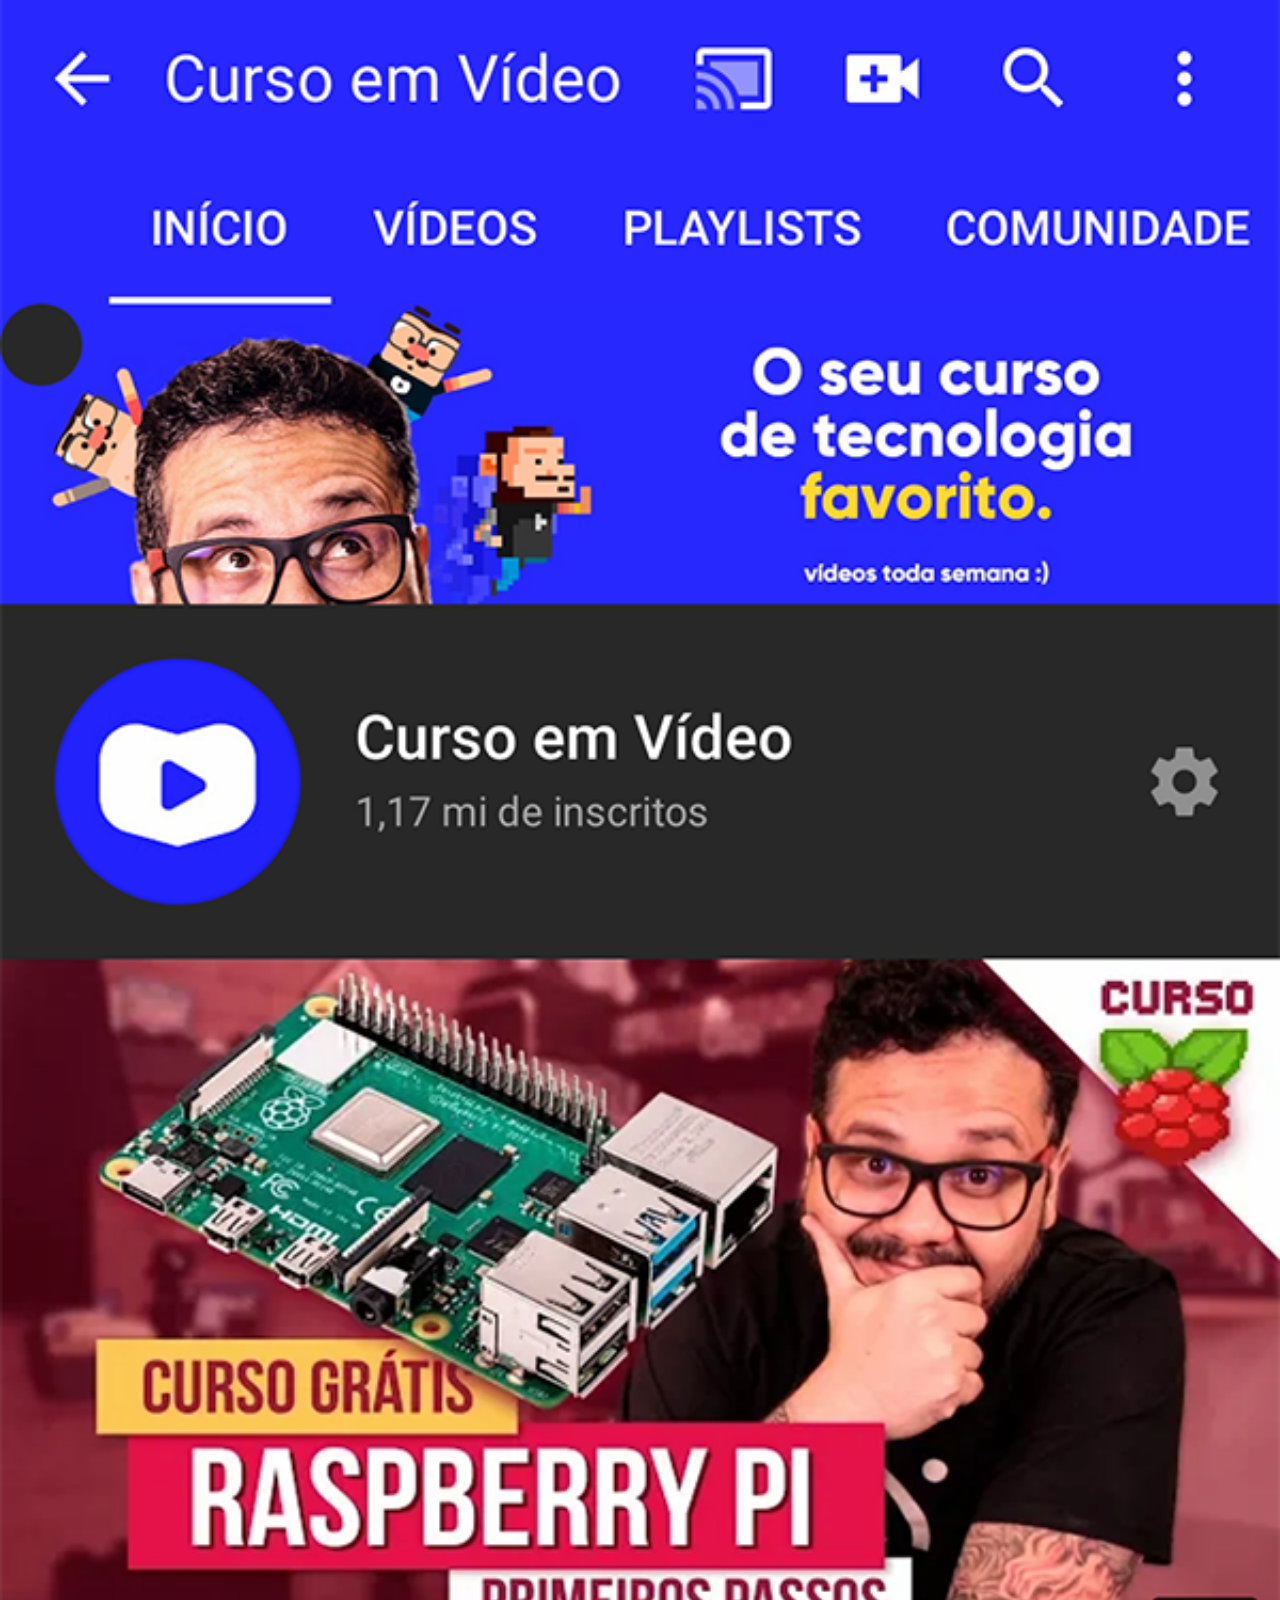
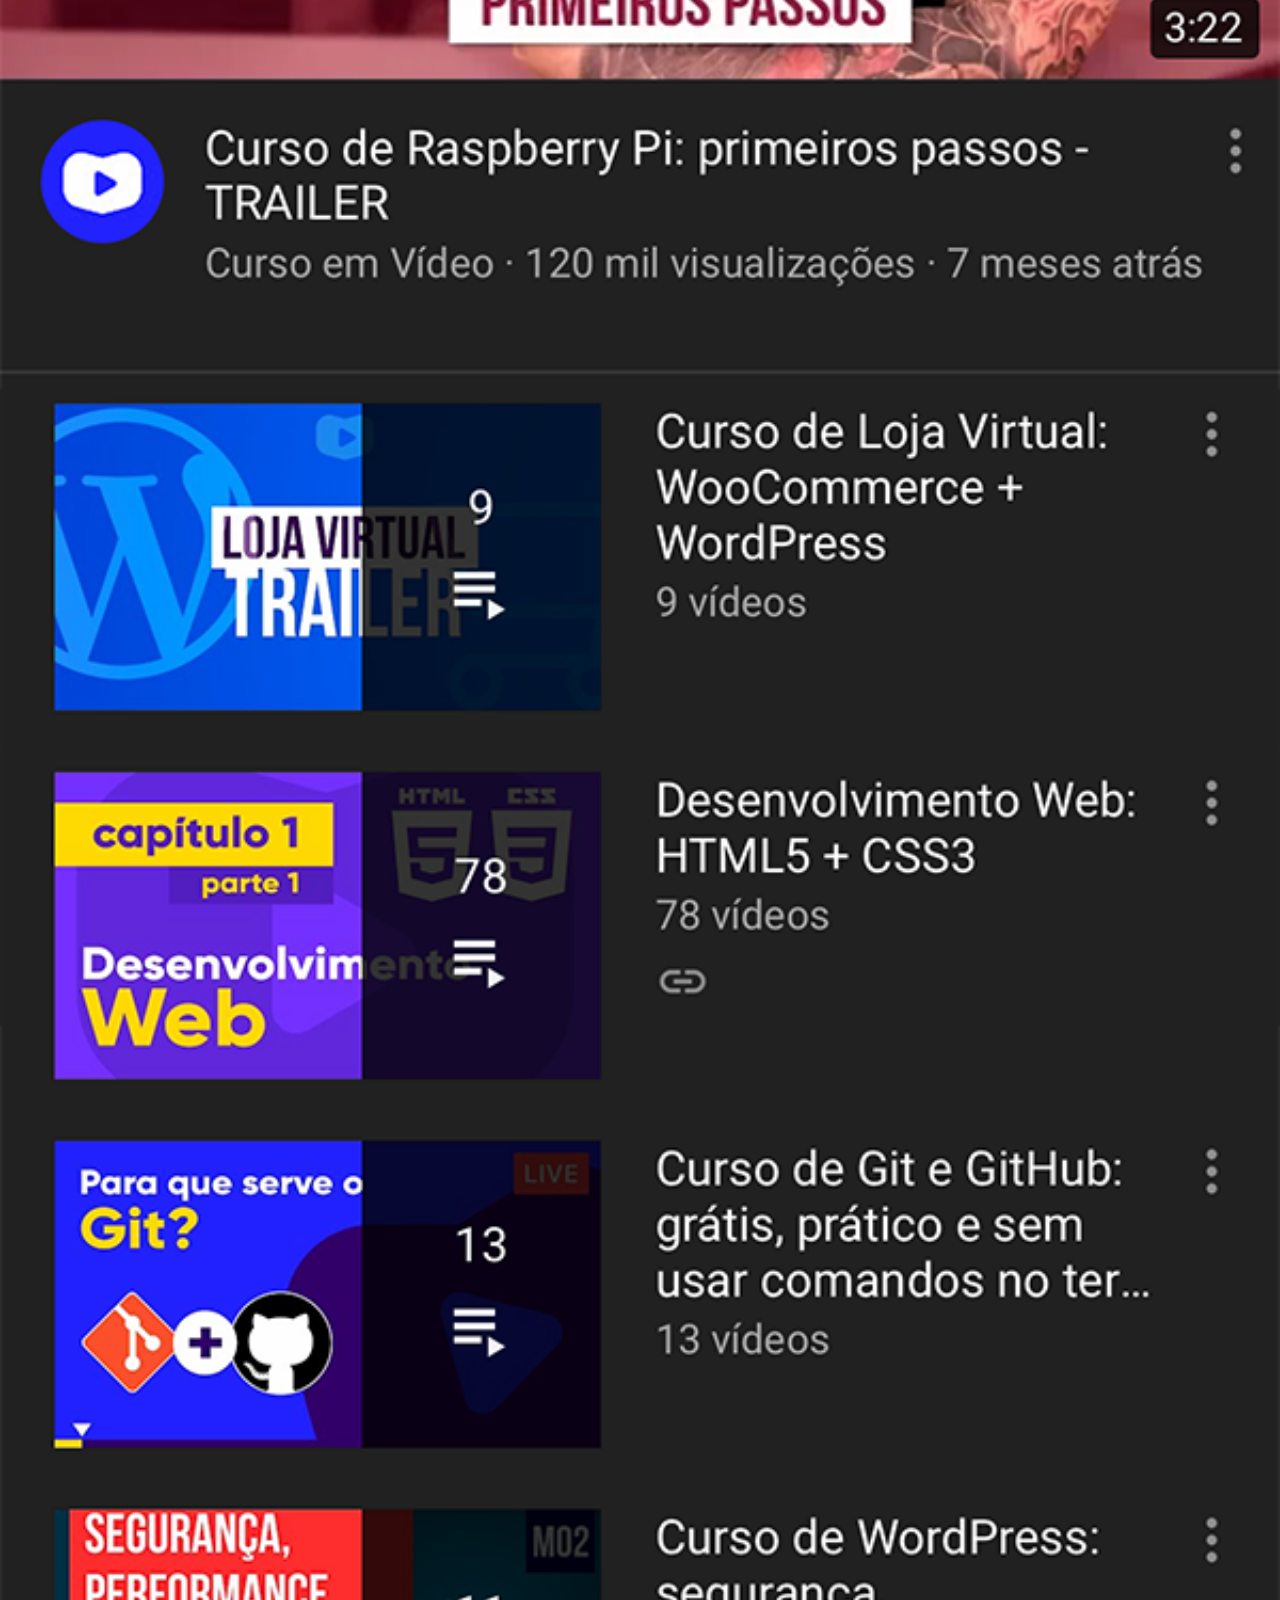
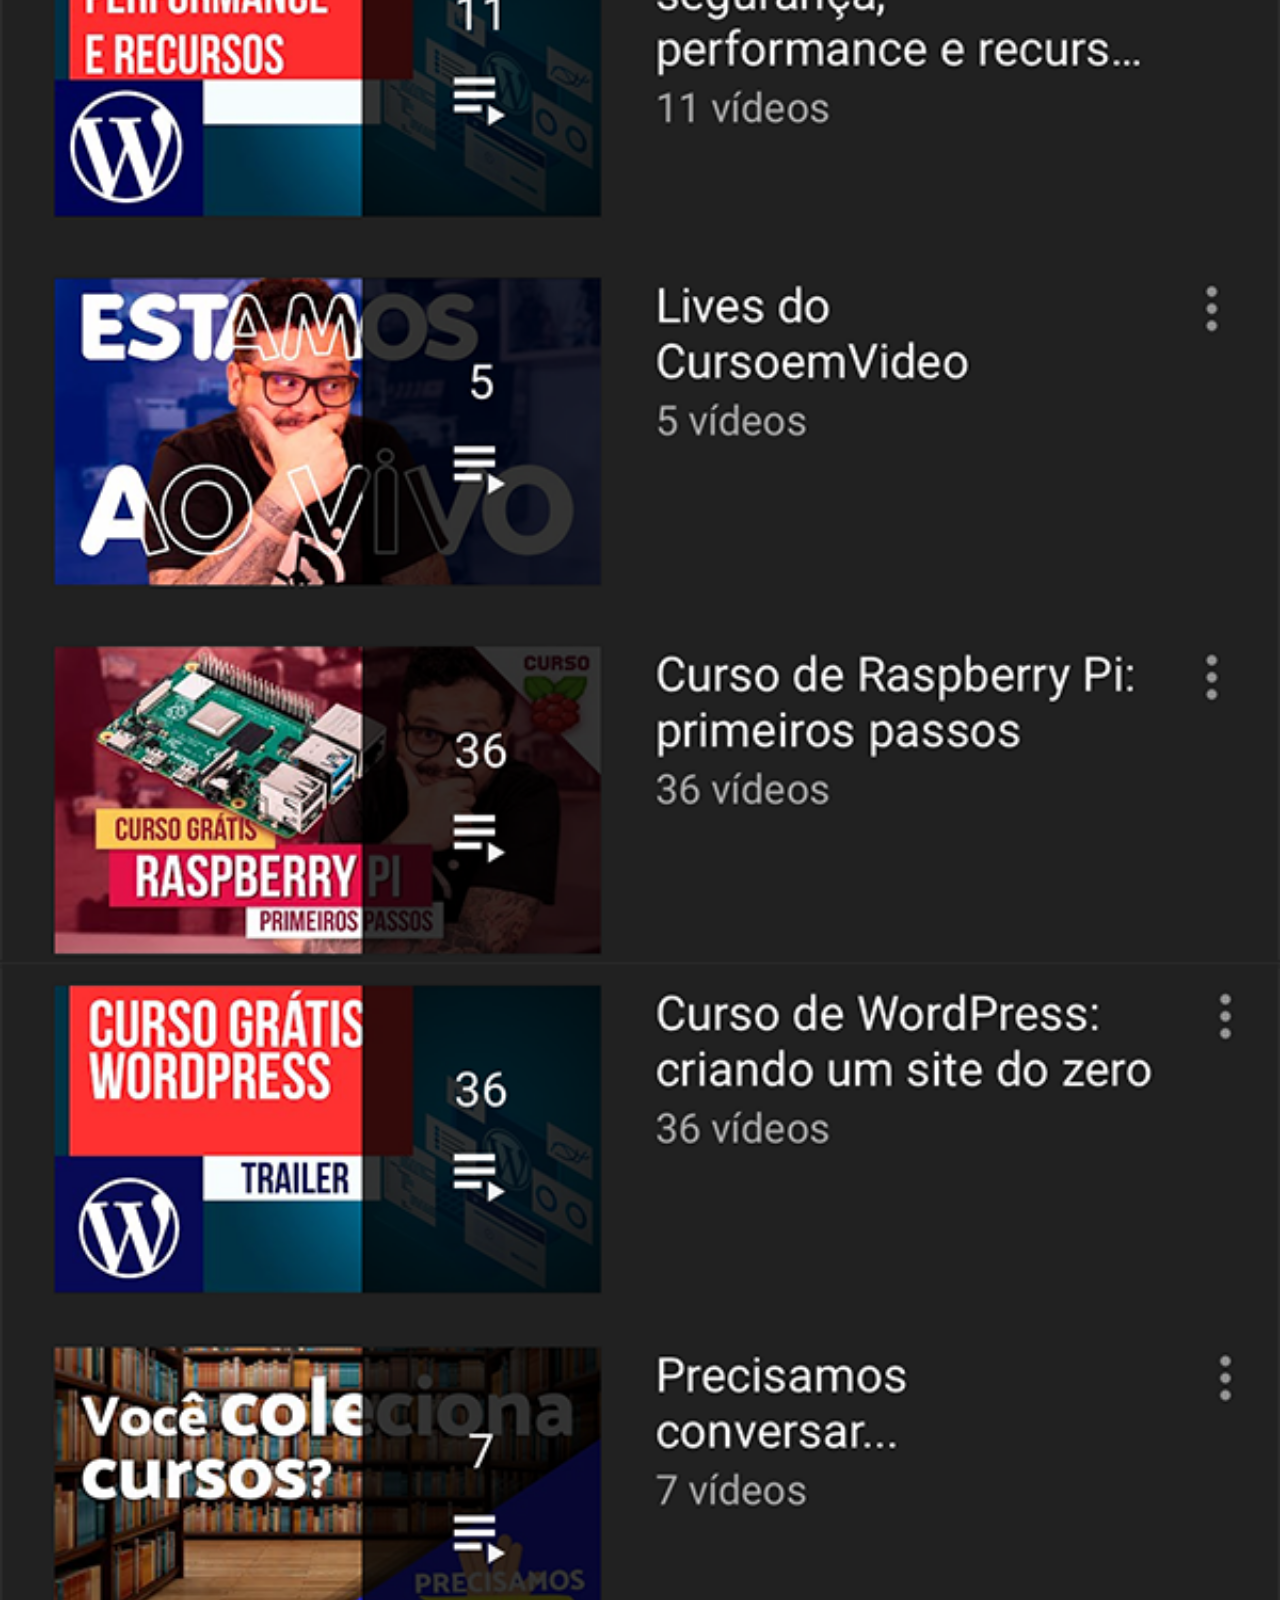
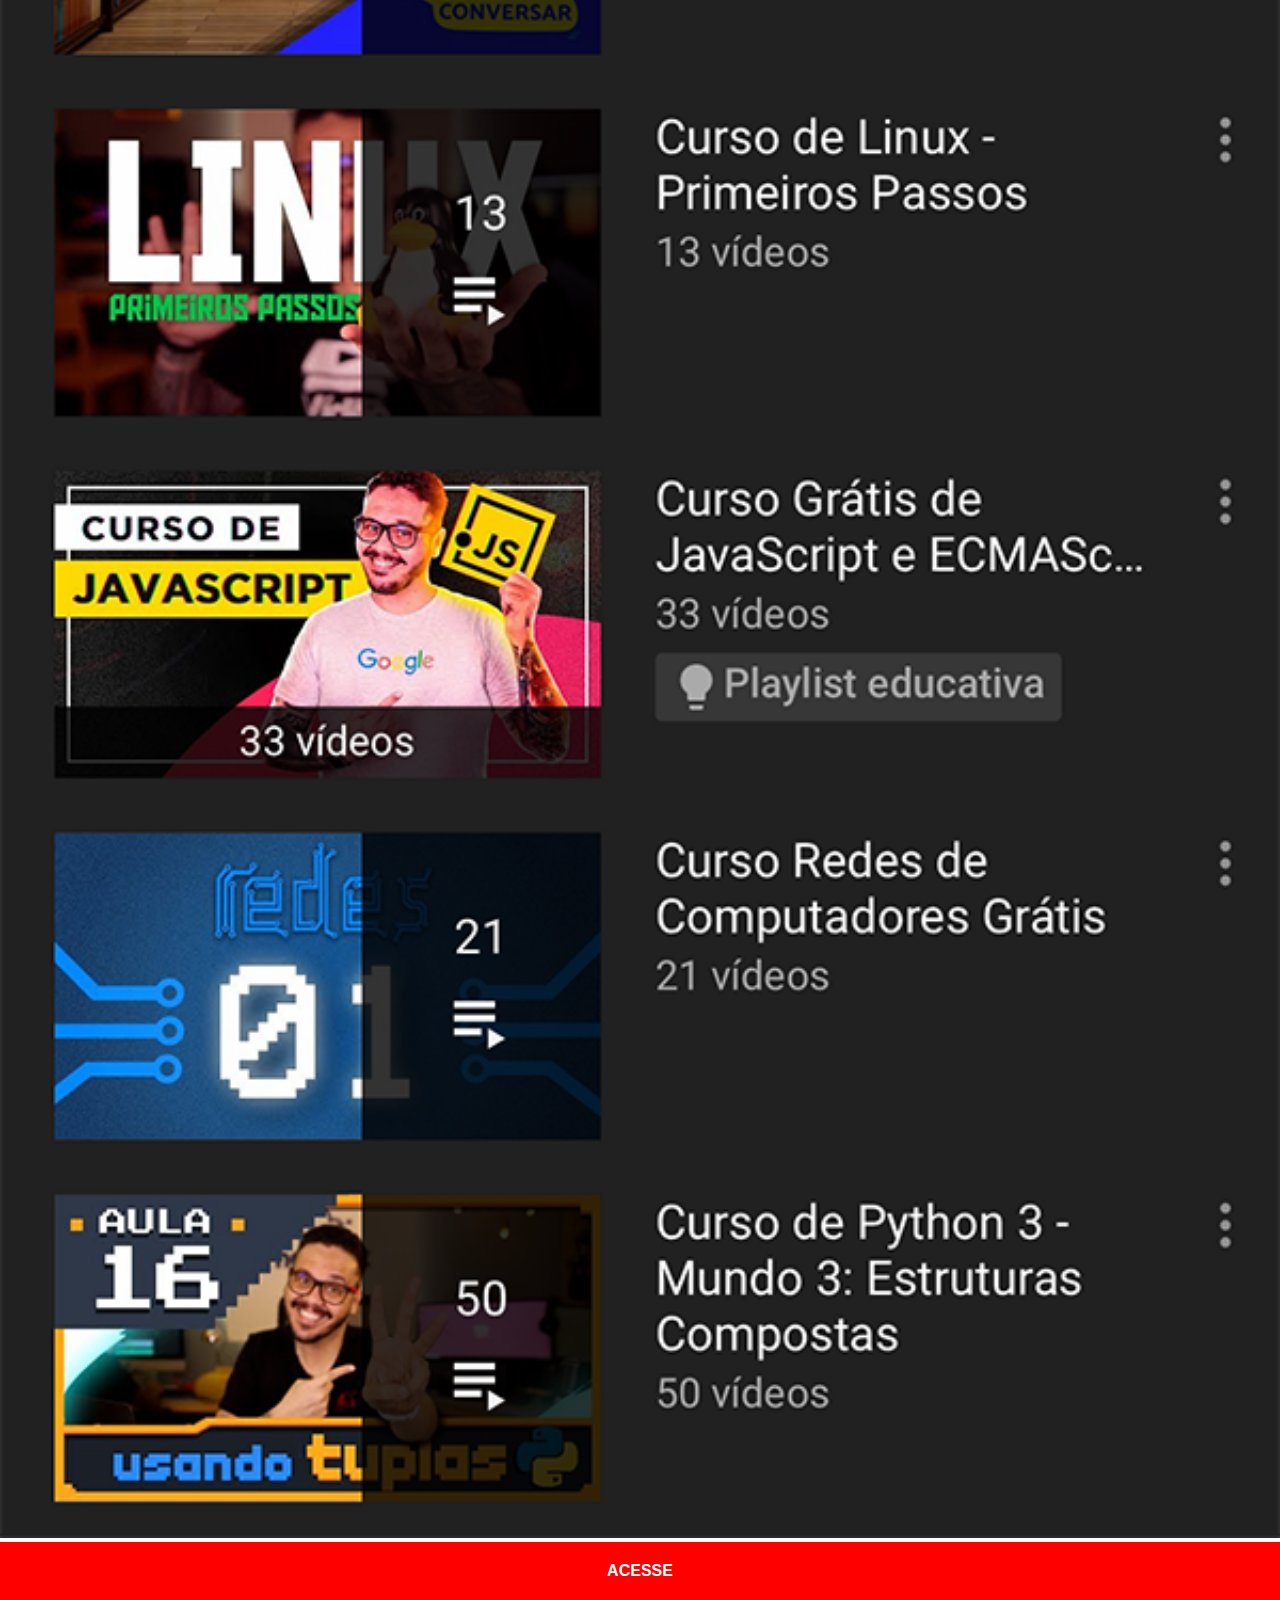
<file: youtube.html>
<!DOCTYPE html>
<html lang="pt-br">
<head>
    <meta charset="UTF-8">
    <meta name="viewport" content="width=device-width, initial-scale=1.0">
    <title>Youtube</title>
    <link rel="stylesheet" href="style/social.css">
</head>
<body>
    <img src="imagens/tela-youtube.png" alt="youtube">
    <a href="https://www.youtube.com/c/CursoemVídeo" target="_blank">ACESSE</a>
    
</body>
</html>
</file>
<file: style/social.css>
*{
            margin: 0%;
            padding: 0%;
            font-family: Arial, Helvetica, sans-serif;
        }

        ::-webkit-scrollbar{
            width: 0px;
            height: 0px;
        }

        img{
            width: 100vw;
        }

        a{
            display: block ;
            background-color: red;
            padding: 20px;
            text-align: center;
            font-weight: bolder;
            text-decoration: none;
            color: white;
        }
</file>
